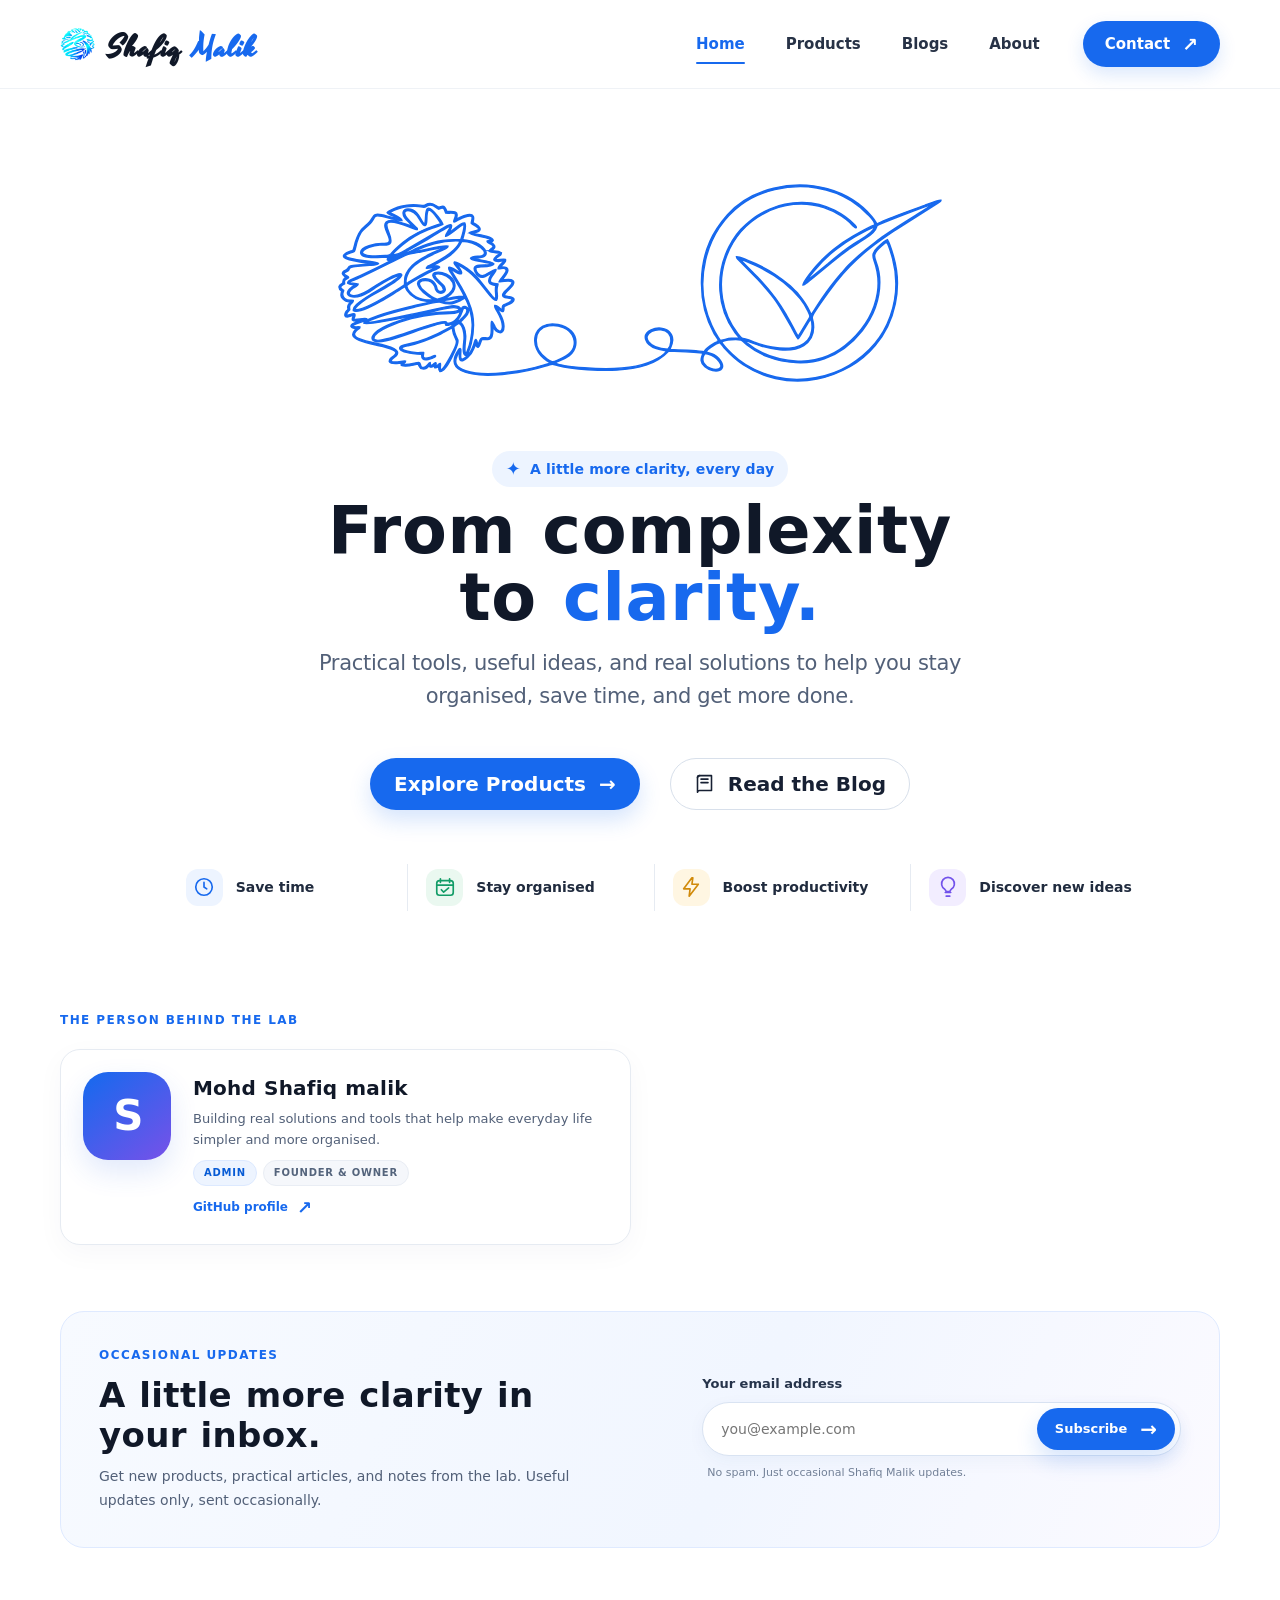
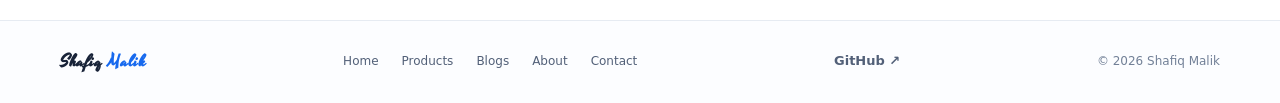
<file: docs/index.html>
<!doctype html>
<html lang="en">

<head>
  <meta charset="utf-8">
  <meta name="viewport" content="width=device-width, initial-scale=1">
  <meta name="theme-color" content="#ffffff">
  <meta name="description"
    content="Practical tools, useful ideas, and real solutions to help you stay organised, save time, and get more done.">
  <title>Shafiq Malik — From complexity to clarity</title>
  <link rel="icon" href="assets/logo.png" type="image/png">
  <link rel="stylesheet" href="styles.css?v=1.0.0.1">
  <script src="site-config.js" defer></script>
  <script src="app.js" defer></script>
</head>

<body>
  <a class="skip-link" href="#main-content">Skip to content</a>
  <header class="site-header">
    <div class="container nav-wrap">
      <a class="brand" href="index.html" aria-label="ShafiqMalik home">
        <img src="assets/logo.png" alt="" class="brand-mark">
        <span class="brand-name">Shafiq<span> Malik</span></span>
      </a>
      <button class="menu-toggle" type="button" aria-label="Open navigation" aria-expanded="false"
        aria-controls="primary-nav">
        <span></span><span></span><span></span>
      </button>
      <nav class="primary-nav" id="primary-nav" aria-label="Main navigation">
        <a class="active" aria-current="page" href="index.html">Home</a>
        <a href="products.html">Products</a>
        <a href="blogs.html">Blogs</a>
        <a href="about.html">About</a>
        <a class="nav-contact" href="contact.html">Contact <span aria-hidden="true">↗</span></a>
      </nav>
    </div>
  </header>

  <main id="main-content">
    <section class="hero container">
      <div class="hero-art" aria-label="From complexity to clarity">
        <img class="hero-illustration" src="assets/hero-illustration.svg"
          alt="A tangle of overlapping lines flows into a clear blue arrow and check mark">
      </div>

      <div class="hero-copy">
        <div class="eyebrow"><span class="sparkle" aria-hidden="true">✦</span> A little more clarity, every day</div>
        <h1>From complexity<br>to <span>clarity.</span></h1>
        <p class="hero-lead">Practical tools, useful ideas, and real solutions to help you stay organised, save time,
          and get more done.</p>
        <div class="hero-actions">
          <a class="button button-primary" href="products.html">Explore Products <span aria-hidden="true">→</span></a>
          <a class="button button-secondary" href="blogs.html"><svg viewBox="0 0 24 24" aria-hidden="true">
              <path d="M4 5.5A2.5 2.5 0 0 1 6.5 3H20v17H6.5A2.5 2.5 0 0 0 4 22V5.5Z" />
              <path d="M4 5.5A2.5 2.5 0 0 1 6.5 3M8 7h8M8 11h8" />
            </svg>
            Read the Blog</a>
        </div>
      </div>

    </section>



    <section class="benefits container" aria-label="What you can get from ShafiqHub">
      <div class="benefit"><span class="benefit-icon icon-blue"><svg viewBox="0 0 24 24" aria-hidden="true">
            <circle cx="12" cy="12" r="9" />
            <path d="M12 7v5l3 2" />
          </svg></span><span>Save time</span></div>
      <div class="benefit"><span class="benefit-icon icon-green"><svg viewBox="0 0 24 24" aria-hidden="true">
            <rect x="3" y="5" width="18" height="16" rx="3" />
            <path d="M7 3v4M17 3v4M3 10h18M8 15l2.5 2.5L16 13" />
          </svg></span><span>Stay organised</span></div>
      <div class="benefit"><span class="benefit-icon icon-yellow"><svg viewBox="0 0 24 24" aria-hidden="true">
            <path d="m13 2-9 12h7l-1 8 10-13h-7l1-7Z" />
          </svg></span><span>Boost productivity</span></div>
      <div class="benefit"><span class="benefit-icon icon-purple"><svg viewBox="0 0 24 24" aria-hidden="true">
            <path d="M9 18h6M10 22h4M8.5 14.5A7 7 0 1 1 15.5 14.5c-.9.8-1.3 1.6-1.5 2.5h-4c-.2-.9-.6-1.7-1.5-2.5Z" />
          </svg></span><span>Discover new ideas</span></div>
    </section>


    <section class="home-team container" aria-labelledby="home-team-heading">
      <div class="home-section-heading">
        <div>
          <p class="section-kicker">The person behind the lab</p>
          <!-- <h2 id="home-team-heading">A small team, building with purpose.</h2> -->
        </div>

      </div>
      <!-- <p>Meet the people working to turn useful ideas into clearer, more practical experiences.</p> -->

      <div class="home-team-grid">
        <article class="home-team-card">

          <div class="home-team-avatar home-team-avatar-shafiq" aria-hidden="true">S</div>
          <div class="home-team-copy">

            <h3>Mohd Shafiq malik</h3>
            <p>Building real solutions and tools that help make everyday life simpler and more organised.
            </p>
            <div class="home-team-roles">
              <span class="team-role team-role-admin">ADMIN</span>
              <span class="team-role">FOUNDER &amp; OWNER</span>
            </div>
            <a class="text-link" data-github-config="shafiq" href="https://github.com/MdShafiqMalik" target="_blank"
              rel="noopener noreferrer">GitHub profile <span aria-hidden="true">↗</span></a>
          </div>
        </article>
        <!-- 
        <article class="home-team-card">
          <div class="home-team-avatar home-team-avatar-raqib" aria-hidden="true">R</div>
          <div class="home-team-copy">
            <div class="home-team-roles"><span class="team-role">TEAM MEMBER</span></div>
            <h3>Mohd Raqib Malik</h3>
            <p>Part of the Shafiq Malik team, contributing to the shared effort of making useful technology accessible.
            </p>
            <a class="text-link" data-github-config="mohdRaqibMalik" href="#" hidden>GitHub profile <span
                aria-hidden="true">↗</span></a>
          </div>
        </article> -->
      </div>
    </section>

    <section class="subscribe-section container" aria-labelledby="subscribe-heading">
      <div class="subscribe-panel">
        <div class="subscribe-copy">
          <p class="section-kicker">Occasional updates</p>
          <h2 id="subscribe-heading">A little more clarity in your inbox.</h2>
          <p>Get new products, practical articles, and notes from the lab. Useful updates only, sent occasionally.</p>
        </div>
        <form class="subscribe-form" id="subscribe-form">
          <label class="subscribe-label" for="subscribe-email">Your email address</label>
          <div class="subscribe-input-row">
            <input id="subscribe-email" name="email" type="email" placeholder="you@example.com" autocomplete="email"
              required>
            <button class="button button-primary" type="submit">Subscribe <span aria-hidden="true">→</span></button>
          </div>
          <p class="subscribe-feedback" id="subscribe-feedback" role="status" aria-live="polite">No spam. Just
            occasional Shafiq Malik updates.</p>
        </form>
      </div>
    </section>
  </main>

  <footer class="site-footer">
    <div class="container footer-inner">
      <a class="footer-brand" href="index.html">Shafiq <span>Malik</span></a>
      <nav class="footer-nav" aria-label="Footer navigation"><a href="index.html">Home</a><a
          href="products.html">Products</a><a href="blogs.html">Blogs</a><a href="about.html">About</a><a
          href="contact.html">Contact</a></nav>
      <a class="footer-github-link" data-github-config="organization" href="#" hidden>GitHub <span
          aria-hidden="true">↗</span></a>
      <span>© <span data-year></span> Shafiq Malik</span>
    </div>
  </footer>
</body>

</html>
</file>
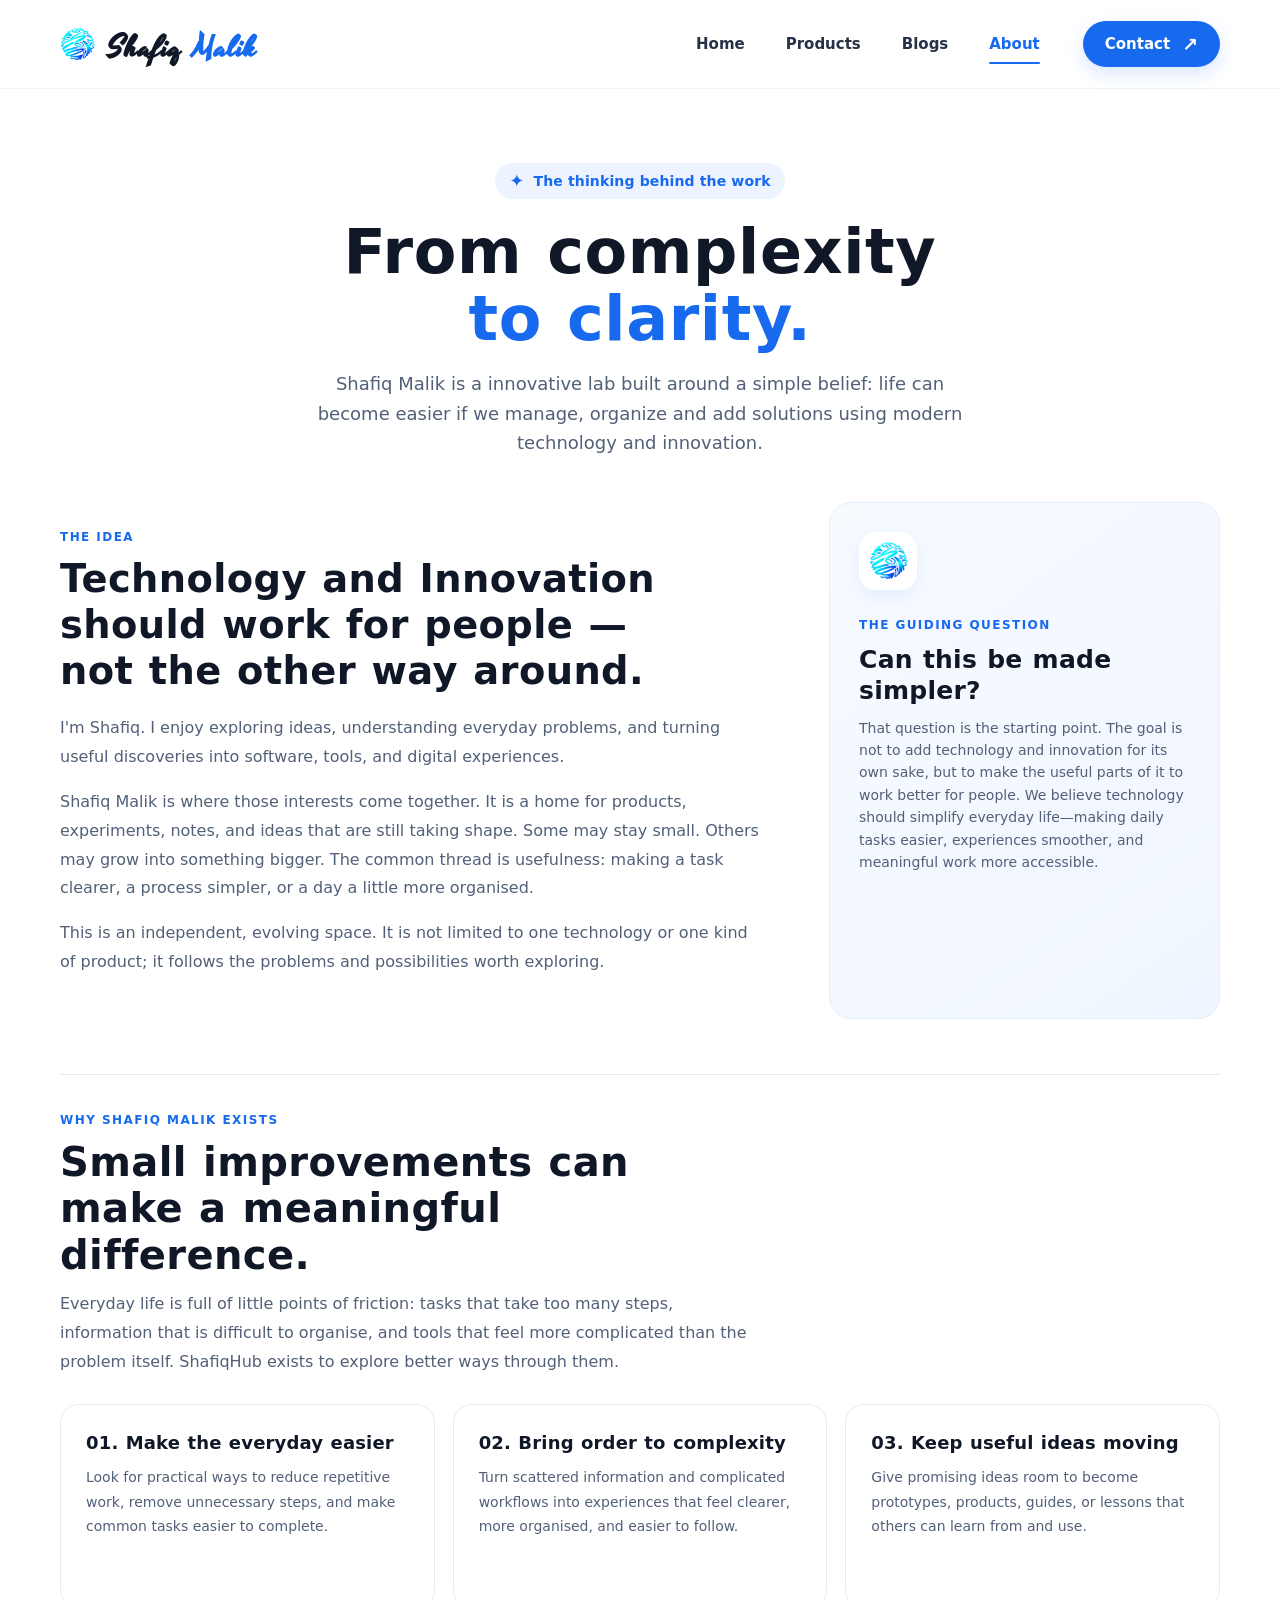
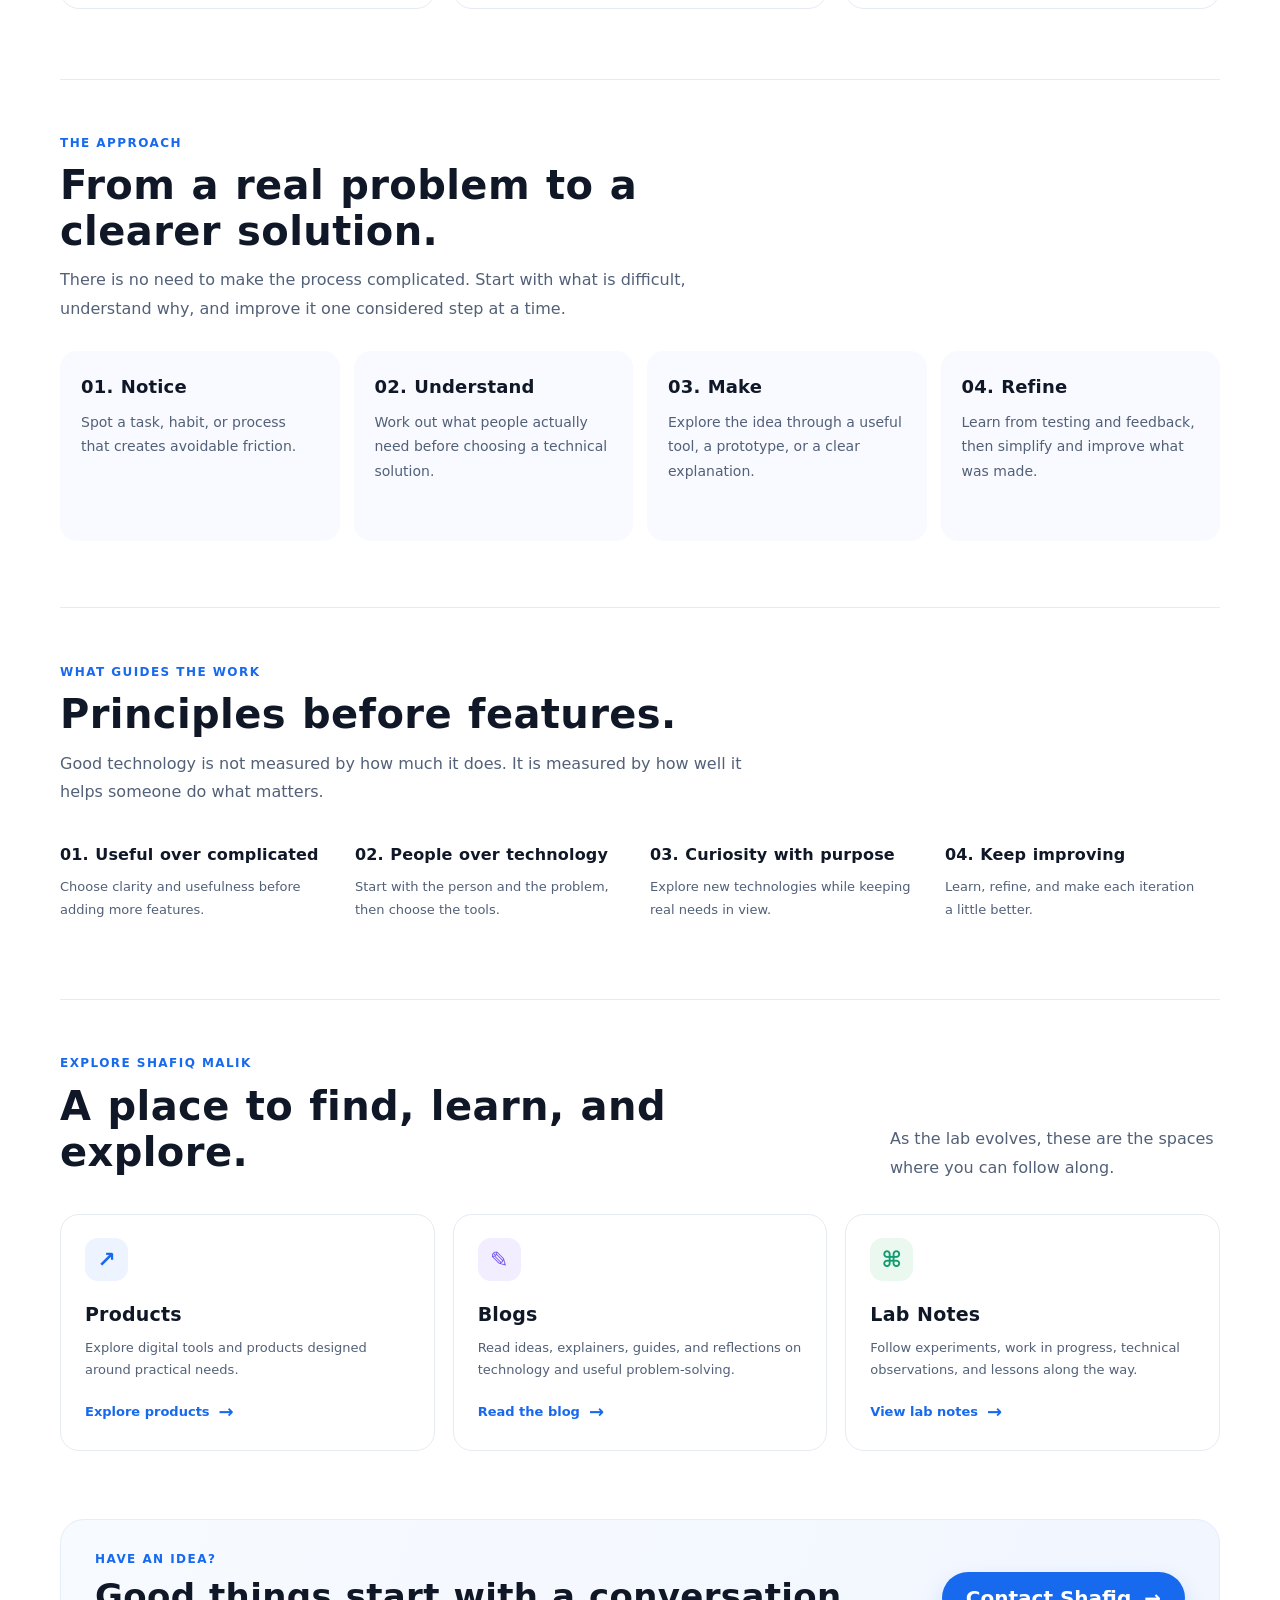
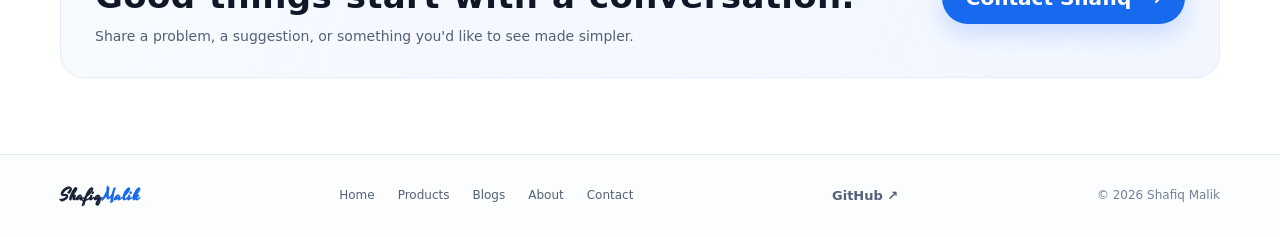
<file: docs/about.html>
<!doctype html>
<html lang="en">

<head>
  <meta charset="utf-8">
  <meta name="viewport" content="width=device-width, initial-scale=1">
  <meta name="description"
    content="Discover the thinking, purpose, values, and people behind ShafiqMalik — a personal technology lab focused on making everyday life simpler.">
  <title>About — Shafiq Malik</title>
  <link rel="icon" href="assets/favicon.svg" type="image/svg+xml">
  <link rel="stylesheet" href="styles.css">
  <script src="site-config.js" defer></script>
  <script src="app.js" defer></script>
</head>

<body>
  <a class="skip-link" href="#main-content">Skip to content</a>
  <header class="site-header">
    <div class="container nav-wrap">
      <a class="brand" href="index.html" aria-label="ShafiqHub home">
        <img src="assets/logo.png" alt="" class="brand-mark">
        <span class="brand-name">Shafiq <span>Malik</span></span>
      </a>
      <button class="menu-toggle" type="button" aria-label="Open navigation" aria-expanded="false"
        aria-controls="primary-nav"><span></span><span></span><span></span></button>
      <nav class="primary-nav" id="primary-nav" aria-label="Main navigation">
        <a href="index.html">Home</a><a href="products.html">Products</a><a href="blogs.html">Blogs</a><a class="active"
          aria-current="page" href="about.html">About</a><a class="nav-contact" href="contact.html">Contact <span
            aria-hidden="true">↗</span></a>
      </nav>
    </div>
  </header>

  <main id="main-content">
    <section class="page-hero container">
      <div class="eyebrow"><span class="sparkle">✦</span> The thinking behind the work</div>
      <h1>From complexity <br><span>to clarity.</span></h1>
      <p>Shafiq Malik is a innovative lab built around a simple belief: life can become easier if we manage, organize
        and
        add solutions using modern technology and innovation.</p>
    </section>

    <section class="container about-layout" aria-labelledby="about-idea-heading">
      <div class="about-main">
        <p class="section-kicker">The idea</p>
        <h2 id="about-idea-heading">Technology and Innovation should work for people — not the other way around.</h2>
        <p>I'm Shafiq. I enjoy exploring ideas, understanding everyday problems, and turning useful discoveries into
          software, tools, and digital experiences.</p>
        <p>Shafiq Malik is where those interests come together. It is a home for products, experiments, notes, and ideas
          that are still taking shape. Some may stay small. Others may grow into something bigger. The common thread is
          usefulness: making a task clearer, a process simpler, or a day a little more organised.</p>
        <p>This is an independent, evolving space. It is not limited to one technology or one kind of product; it
          follows the problems and possibilities worth exploring.</p>
      </div>
      <aside class="about-note">
        <div class="note-mark"><img src="assets/logo.png" alt=""></div>
        <p class="section-kicker">The guiding question</p>
        <h3>Can this be made simpler?</h3>
        <p>That question is the starting point. The goal is not to add technology and innovation for its own sake, but
          to make the
          useful parts of it to work better for people. We believe technology should simplify everyday life—making
          daily tasks easier, experiences smoother, and meaningful work more accessible.</p>
      </aside>
    </section>

    <section class="container about-purpose" aria-labelledby="purpose-heading">
      <div class="about-section-heading">
        <p class="section-kicker">Why Shafiq Malik exists</p>
        <h2 id="purpose-heading">Small improvements can make a meaningful difference.</h2>
        <p>Everyday life is full of little points of friction: tasks that take too many steps, information that is
          difficult to organise, and tools that feel more complicated than the problem itself. ShafiqHub exists to
          explore better ways through them.</p>
      </div>
      <div class="about-purpose-grid">
        <article class="about-purpose-card">
          <h3>01. Make the everyday easier</h3>
          <p>Look for practical ways to reduce repetitive work, remove unnecessary steps, and make common tasks easier
            to complete.</p>
        </article>
        <article class="about-purpose-card">
          <h3>02. Bring order to complexity</h3>
          <p>Turn scattered information and complicated workflows into experiences that feel clearer, more organised,
            and easier to follow.</p>
        </article>
        <article class="about-purpose-card">
          <h3>03. Keep useful ideas moving</h3>
          <p>Give promising ideas room to become prototypes, products, guides, or lessons that others can learn from and
            use.</p>
        </article>
      </div>
    </section>

    <section class="container about-process" aria-labelledby="process-heading">
      <div class="about-section-heading">
        <p class="section-kicker">The approach</p>
        <h2 id="process-heading">From a real problem to a clearer solution.</h2>
        <p>There is no need to make the process complicated. Start with what is difficult, understand why, and improve
          it one considered step at a time.</p>
      </div>
      <ol class="about-process-grid">
        <li class="about-step-card">
          <h3>01. Notice</h3>
          <p>Spot a task, habit, or process that creates avoidable friction.</p>
        </li>
        <li class="about-step-card">
          <h3>02. Understand</h3>
          <p>Work out what people actually need before choosing a technical solution.</p>
        </li>
        <li class="about-step-card">
          <h3>03. Make</h3>
          <p>Explore the idea through a useful tool, a prototype, or a clear explanation.</p>
        </li>
        <li class="about-step-card">
          <h3>04. Refine</h3>
          <p>Learn from testing and feedback, then simplify and improve what was made.</p>
        </li>
      </ol>
    </section>


    <section class="container about-values" aria-labelledby="values-heading">
      <div class="about-section-heading">
        <p class="section-kicker">What guides the work</p>
        <h2 id="values-heading">Principles before features.</h2>
        <p>Good technology is not measured by how much it does. It is measured by how well it helps someone do what
          matters.</p>
      </div>


      <div class="about-value-grid">
        <article class="about-value-card">
          <h3>01. Useful over complicated</h3>
          <p>Choose clarity and usefulness before adding more features.</p>
        </article>
        <article class="about-value-card">
          <h3>02. People over technology</h3>
          <p>Start with the person and the problem, then choose the tools.</p>
        </article>
        <article class="about-value-card">
          <h3>03. Curiosity with purpose</h3>
          <p>Explore new technologies while keeping real needs in view.</p>
        </article>
        <article class="about-value-card">
          <h3>04. Keep improving</h3>
          <p>Learn, refine, and make each iteration a little better.</p>
        </article>
      </div>
    </section>

    <section class="container about-discover" aria-labelledby="discover-heading">
      <div class="about-section-heading about-section-heading-row">
        <div>
          <p class="section-kicker">Explore Shafiq Malik</p>
          <h2 id="discover-heading">A place to find, learn, and explore.</h2>
        </div>
        <p>As the lab evolves, these are the spaces where you can follow along.</p>
      </div>
      <div class="about-discover-grid">
        <a class="about-discover-card" href="products.html">
          <span class="about-discover-icon about-discover-blue" aria-hidden="true">↗</span>
          <h3>Products</h3>
          <p>Explore digital tools and products designed around practical needs.</p>
          <span class="text-link">Explore products <span aria-hidden="true">→</span></span>
        </a>
        <a class="about-discover-card" href="blogs.html">
          <span class="about-discover-icon about-discover-violet" aria-hidden="true">✎</span>
          <h3>Blogs</h3>
          <p>Read ideas, explainers, guides, and reflections on technology and useful problem-solving.</p>
          <span class="text-link">Read the blog <span aria-hidden="true">→</span></span>
        </a>
        <a class="about-discover-card" href="lab-notes.html">
          <span class="about-discover-icon about-discover-green" aria-hidden="true">⌘</span>
          <h3>Lab Notes</h3>
          <p>Follow experiments, work in progress, technical observations, and lessons along the way.</p>
          <span class="text-link">View lab notes <span aria-hidden="true">→</span></span>
        </a>
      </div>
    </section>




    <section class="soft-cta container">
      <div>
        <p class="section-kicker">Have an idea?</p>
        <h2>Good things start with a conversation.</h2>
        <p>Share a problem, a suggestion, or something you'd like to see made simpler.</p>
      </div>
      <a class="button button-primary" href="contact.html">Contact Shafiq <span>→</span></a>
    </section>
  </main>

  <footer class="site-footer">
    <div class="container footer-inner">
      <a class="footer-brand" href="index.html">Shafiq<span>Malik</span></a>
      <nav class="footer-nav" aria-label="Footer navigation"><a href="index.html">Home</a><a
          href="products.html">Products</a><a href="blogs.html">Blogs</a><a href="about.html">About</a><a
          href="contact.html">Contact</a>
      </nav>
      <a class="footer-github-link" data-github-config="organization" href="#" hidden>GitHub <span
          aria-hidden="true">↗</span></a>
      <span>© <span data-year></span> Shafiq Malik</span>
    </div>
  </footer>
</body>

</html>
</file>
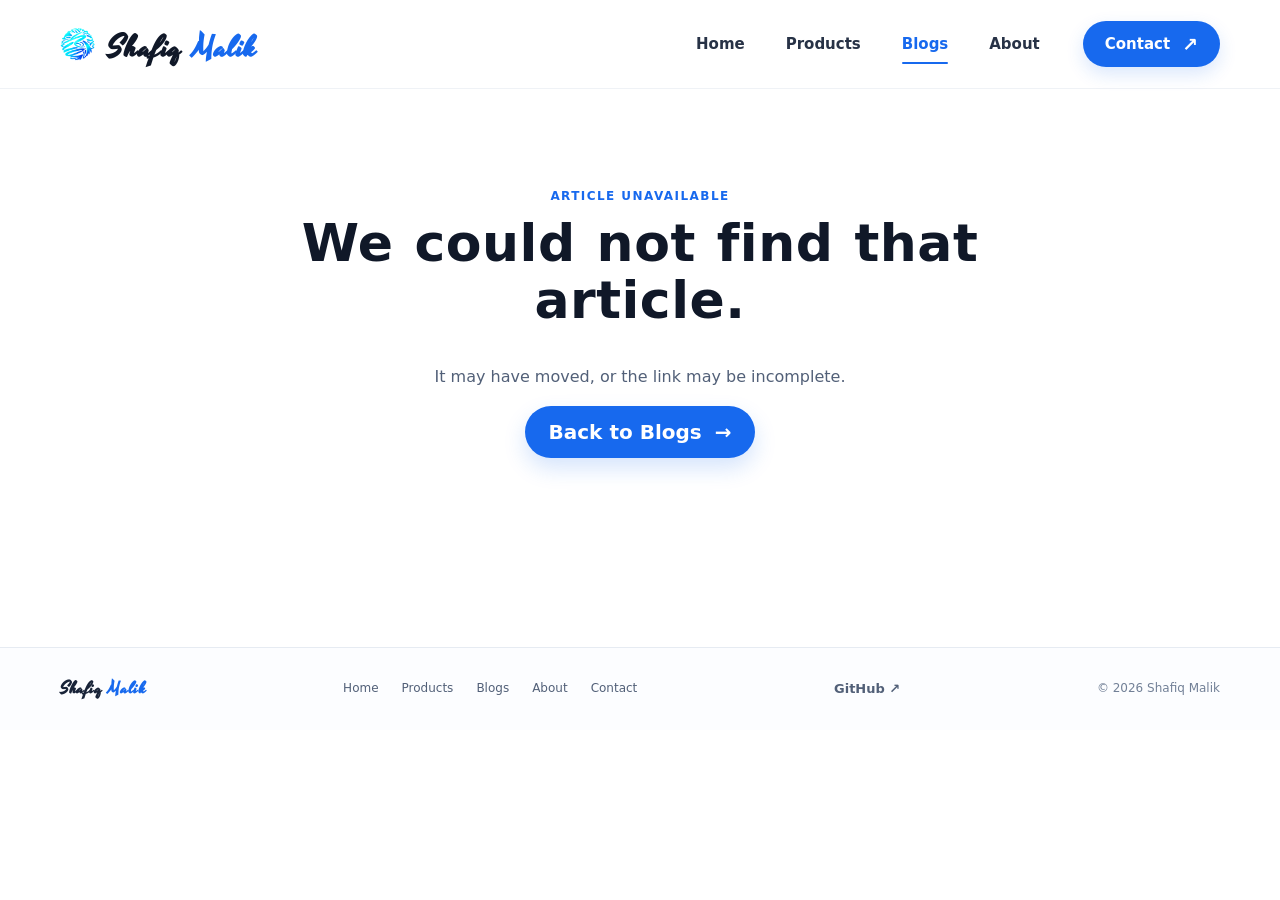
<file: docs/article.html>
<!doctype html>
<html lang="en">

<head>
  <meta charset="utf-8">
  <meta name="viewport" content="width=device-width, initial-scale=1">
  <meta name="description" content="Practical ideas and notes from ShafiqMalik.">
  <meta name="theme-color" content="#ffffff">
  <title>Article — Shafiq Malik</title>
  <link rel="icon" href="assets/favicon.svg" type="image/svg+xml">
  <link rel="stylesheet" href="styles.css">
  <script src="site-config.js" defer></script>
  <script src="app.js" defer></script>
</head>

<body>
  <a class="skip-link" href="#main-content">Skip to content</a>
  <header class="site-header">
    <div class="container nav-wrap">
      <a class="brand" href="index.html" aria-label="ShafiqHub home">
        <img src="assets/logo.png" alt="" class="brand-mark">
        <span class="brand-name">Shafiq<span> Malik</span></span>
      </a>
      <button class="menu-toggle" type="button" aria-label="Open navigation" aria-expanded="false"
        aria-controls="primary-nav"><span></span><span></span><span></span></button>
      <nav class="primary-nav" id="primary-nav" aria-label="Main navigation">
        <a href="index.html">Home</a><a href="products.html">Products</a><a class="active" aria-current="page"
          href="blogs.html">Blogs</a><a href="about.html">About</a><a class="nav-contact" href="contact.html">Contact
          <span aria-hidden="true">↗</span></a>
      </nav>
    </div>
  </header>
  <main id="main-content" class="container article-page">
    <div id="article-content" aria-live="polite">
      <p class="section-kicker">Loading article</p>
      <h1>From complexity to clarity.</h1>
    </div>
  </main>
  <footer class="site-footer">
    <div class="container footer-inner"><a class="footer-brand" href="index.html">Shafiq <span>Malik</span></a>
      <nav class="footer-nav" aria-label="Footer navigation"><a href="index.html">Home</a><a
          href="products.html">Products</a><a href="blogs.html">Blogs</a><a href="about.html">About</a><a
          href="contact.html">Contact</a></nav><a class="footer-github-link" data-github-config="organization" href="#"
        hidden>GitHub <span aria-hidden="true">↗</span></a><span>© <span data-year></span> Shafiq Malik</span>
    </div>
  </footer>
</body>

</html>
</file>
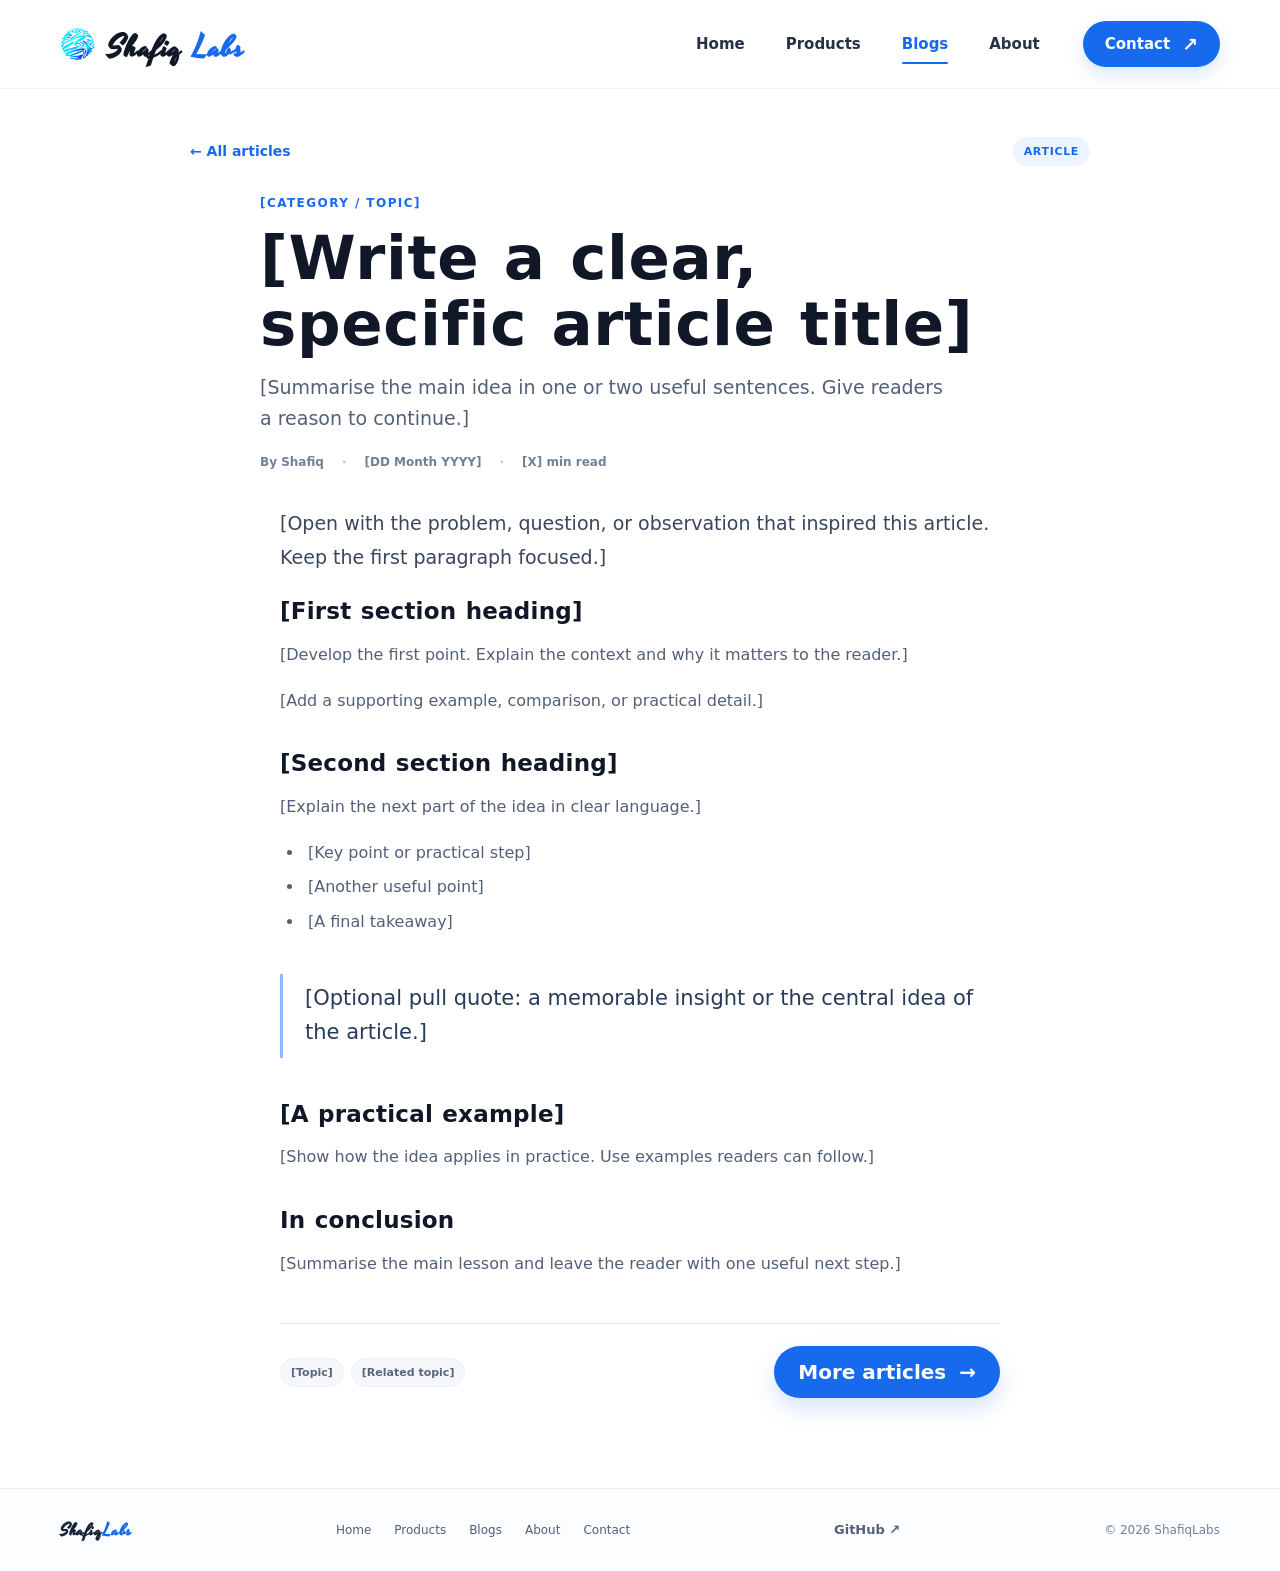
<file: docs/blog-post-template.html>
<!doctype html>
<html lang="en">

<head>
  <meta charset="utf-8">
  <meta name="viewport" content="width=device-width, initial-scale=1">
  <!-- WRITER: Replace the title, description, and social preview details before publishing. -->
  <meta name="description" content="[Write a one- or two-sentence summary of this article.]">
  <meta name="theme-color" content="#ffffff">
  <meta name="robots" content="noindex, nofollow">
  <title>[Article title] — Shafiq Labs</title>
  <link rel="icon" href="assets/favicon.svg" type="image/svg+xml">
  <link rel="stylesheet" href="styles.css">
  <script src="site-config.js" defer></script>
  <script src="app.js" defer></script>
</head>

<body>
  <!-- WRITER: Save a copy in the website root, for example: my-article.html. -->
  <a class="skip-link" href="#main-content">Skip to content</a>
  <header class="site-header">
    <div class="container nav-wrap">
      <a class="brand" href="index.html" aria-label="ShafiqLabs home"><img src="assets/logo.png" alt=""
          class="brand-mark"><span class="brand-name">Shafiq <span>Labs</span></span></a>
      <button class="menu-toggle" type="button" aria-label="Open navigation" aria-expanded="false"
        aria-controls="primary-nav"><span></span><span></span><span></span></button>
      <nav class="primary-nav" id="primary-nav" aria-label="Main navigation"><a href="index.html">Home</a><a
          href="products.html">Products</a><a class="active" href="blogs.html">Blogs</a><a href="about.html">About</a><a
          class="nav-contact" href="contact.html">Contact <span aria-hidden="true">↗</span></a></nav>
    </div>
  </header>
  <main id="main-content" class="container writing-page">
    <article>
      <div class="article-top"><a class="back-link" href="blogs.html">← All articles</a><span
          class="content-type-label">Article</span></div>
      <header class="writing-heading">
        <p class="section-kicker">[CATEGORY / TOPIC]</p>
        <h1>[Write a clear, specific article title]</h1>
        <p class="writing-deck">[Summarise the main idea in one or two useful sentences. Give readers a reason to
          continue.]</p>
        <div class="author-meta"><span>By Shafiq</span><span>[DD Month YYYY]</span><span>[X] min read</span></div>
      </header>

      <!-- Optional cover image: uncomment, add an image under assets/, and write useful alt text.
      <figure class="writing-cover"><img src="assets/article-cover.jpg" alt="[Describe the image]"><figcaption>[Optional caption or source.]</figcaption></figure>
      -->

      <div class="article-body writing-body">
        <p class="writing-lead">[Open with the problem, question, or observation that inspired this article. Keep the
          first paragraph focused.]</p>

        <section>
          <h2>[First section heading]</h2>
          <p>[Develop the first point. Explain the context and why it matters to the reader.]</p>
          <p>[Add a supporting example, comparison, or practical detail.]</p>
        </section>

        <section>
          <h2>[Second section heading]</h2>
          <p>[Explain the next part of the idea in clear language.]</p>
          <ul>
            <li>[Key point or practical step]</li>
            <li>[Another useful point]</li>
            <li>[A final takeaway]</li>
          </ul>
        </section>

        <blockquote class="writing-quote">[Optional pull quote: a memorable insight or the central idea of the article.]
        </blockquote>

        <section>
          <h2>[A practical example]</h2>
          <p>[Show how the idea applies in practice. Use examples readers can follow.]</p>
        </section>

        <section>
          <h2>In conclusion</h2>
          <p>[Summarise the main lesson and leave the reader with one useful next step.]</p>
        </section>
      </div>

      <footer class="writing-footer">
        <div class="writing-tags"><span>[Topic]</span><span>[Related topic]</span></div>
        <a class="button button-primary" href="blogs.html">More articles <span aria-hidden="true">→</span></a>
      </footer>
    </article>
  </main>
  <footer class="site-footer">
    <div class="container footer-inner"><a class="footer-brand" href="index.html">Shafiq<span>Labs</span></a>
      <nav class="footer-nav" aria-label="Footer navigation"><a href="index.html">Home</a><a
          href="products.html">Products</a><a href="blogs.html">Blogs</a><a href="about.html">About</a><a
          href="contact.html">Contact</a></nav><a class="footer-github-link" data-github-config="organization" href="#"
        hidden>GitHub <span aria-hidden="true">↗</span></a><span>© <span data-year></span> ShafiqLabs</span>
    </div>
  </footer>
</body>

</html>
</file>
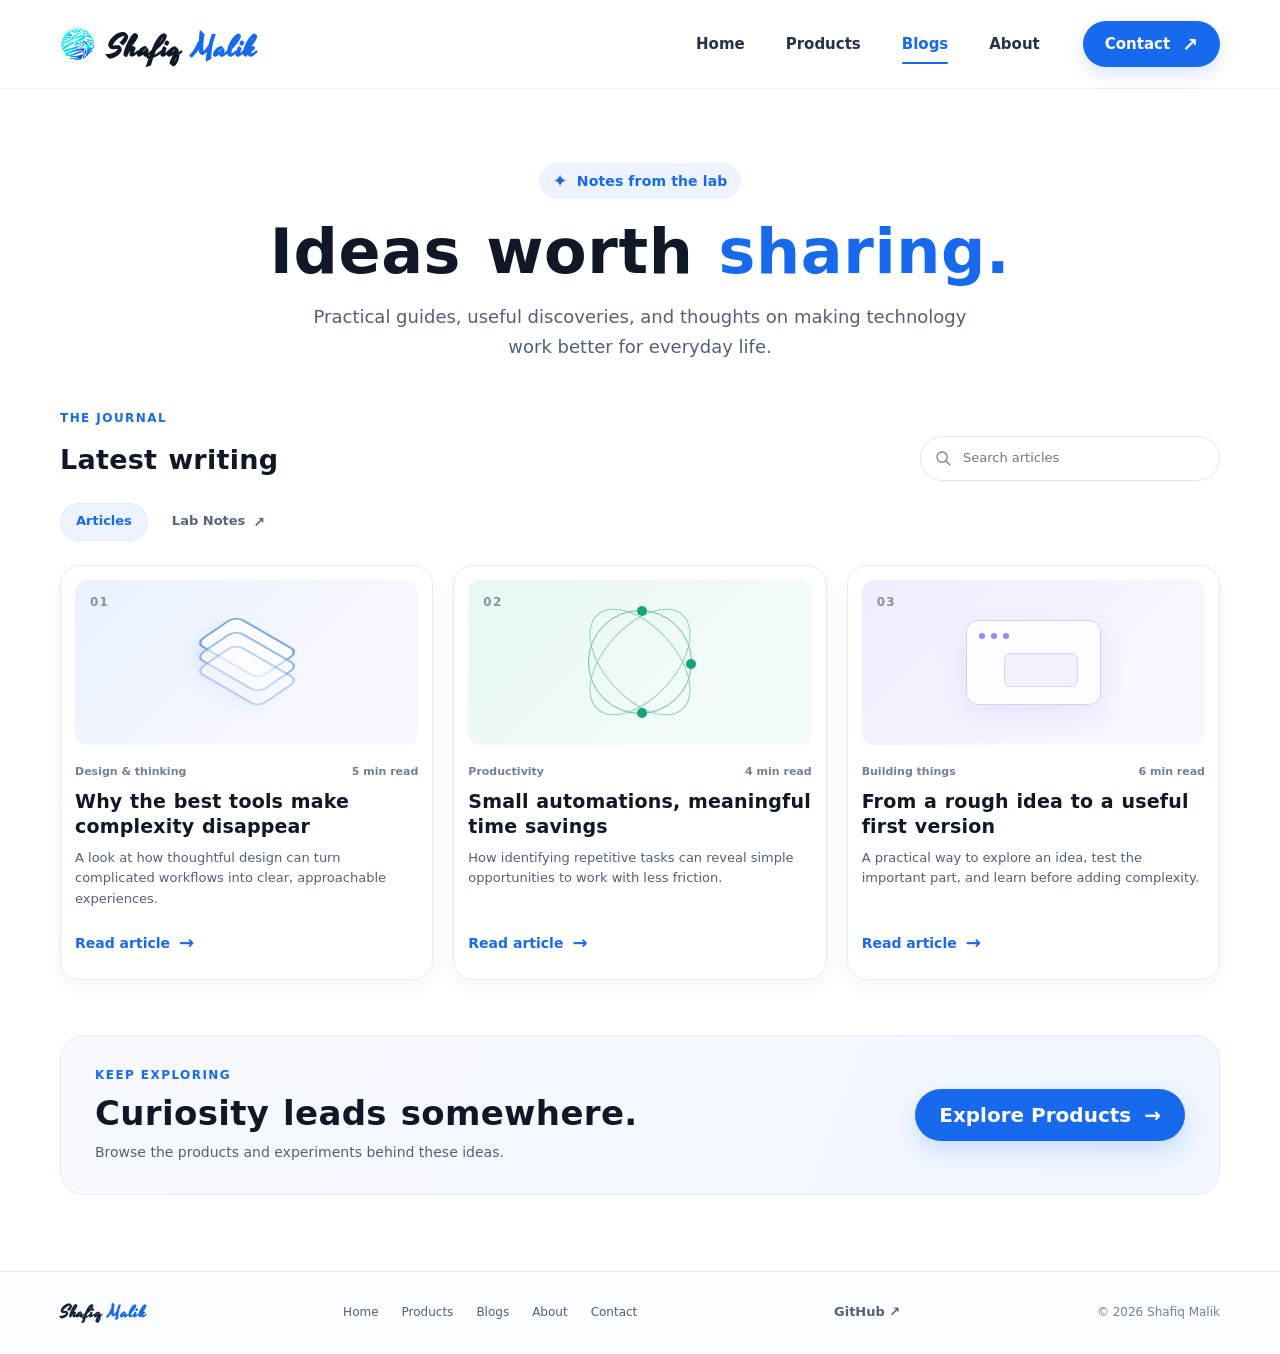
<file: docs/blogs.html>
<!doctype html>
<html lang="en">

<head>
  <meta charset="utf-8">
  <meta name="viewport" content="width=device-width, initial-scale=1">
  <meta name="description" content="Notes, guides, ideas, and practical perspectives from ShafiqMalik.">
  <title>Blogs — Shafiq Malik</title>
  <link rel="icon" href="assets/favicon.svg" type="image/svg+xml">
  <link rel="stylesheet" href="styles.css">
  <script src="site-config.js" defer></script>
  <script src="app.js" defer></script>
</head>

<body>
  <a class="skip-link" href="#main-content">Skip to content</a>
  <header class="site-header">
    <div class="container nav-wrap">
      <a class="brand" href="index.html" aria-label="ShafiqHub home"><img src="assets/logo.png" alt=""
          class="brand-mark"><span class="brand-name">Shafiq <span>Malik</span></span></a>
      <button class="menu-toggle" type="button" aria-label="Open navigation" aria-expanded="false"
        aria-controls="primary-nav"><span></span><span></span><span></span></button>
      <nav class="primary-nav" id="primary-nav" aria-label="Main navigation"><a href="index.html">Home</a><a
          href="products.html">Products</a><a class="active" aria-current="page" href="blogs.html">Blogs</a><a
          href="about.html">About</a><a class="nav-contact" href="contact.html">Contact <span
            aria-hidden="true">↗</span></a></nav>
    </div>
  </header>
  <main id="main-content">
    <section class="page-hero container">
      <div class="eyebrow"><span class="sparkle">✦</span> Notes from the lab</div>
      <h1>Ideas worth <span>sharing.</span></h1>
      <p>Practical guides, useful discoveries, and thoughts on making technology work better for everyday life.</p>
    </section>
    <section class="container blog-toolbar">
      <div>
        <p class="section-kicker">The journal</p>
        <h2>Latest writing</h2>
      </div><label class="search-box"><svg viewBox="0 0 24 24" aria-hidden="true">
          <circle cx="10.8" cy="10.8" r="6.8" />
          <path d="m16 16 5 5" />
        </svg><input type="search" id="blog-search" placeholder="Search articles" aria-label="Search articles"></label>
    </section>
    <nav class="journal-tabs container" aria-label="Writing sections"><a class="active" aria-current="page"
        href="blogs.html">Articles</a><a href="lab-notes.html">Lab Notes <span aria-hidden="true">↗</span></a></nav>
    <section class="container blog-grid" id="blog-grid">
      <article class="blog-card" data-search="simplicity design digital products everyday problems">
        <div class="blog-art art-simplicity"><span>01</span>
          <div class="mini-stack"><i></i><i></i><i></i></div>
        </div>
        <div class="blog-meta"><span>Design & thinking</span><span>5 min read</span></div>
        <h2>Why the best tools make complexity disappear</h2>
        <p>A look at how thoughtful design can turn complicated workflows into clear, approachable experiences.</p><a
          class="text-link" href="article.html?post=simple-tools">Read article <span>→</span></a>
      </article>
      <article class="blog-card" data-search="automation productivity time repetitive tasks workflow">
        <div class="blog-art art-automation"><span>02</span>
          <div class="mini-orbit"><b></b><b></b><b></b></div>
        </div>
        <div class="blog-meta"><span>Productivity</span><span>4 min read</span></div>
        <h2>Small automations, meaningful time savings</h2>
        <p>How identifying repetitive tasks can reveal simple opportunities to work with less friction.</p><a
          class="text-link" href="article.html?post=small-automations">Read article <span>→</span></a>
      </article>
      <article class="blog-card" data-search="building software prototypes experiments ideas development">
        <div class="blog-art art-building"><span>03</span>
          <div class="mini-window"><i></i><i></i><i></i><em></em></div>
        </div>
        <div class="blog-meta"><span>Building things</span><span>6 min read</span></div>
        <h2>From a rough idea to a useful first version</h2>
        <p>A practical way to explore an idea, test the important part, and learn before adding complexity.</p><a
          class="text-link" href="article.html?post=first-version">Read article <span>→</span></a>
      </article>
    </section>
    <p class="container empty-search" id="empty-search" hidden>No articles match that search. Try another keyword.</p>
    <section class="soft-cta container">
      <div>
        <p class="section-kicker">Keep exploring</p>
        <h2>Curiosity leads somewhere.</h2>
        <p>Browse the products and experiments behind these ideas.</p>
      </div><a class="button button-primary" href="products.html">Explore Products <span>→</span></a>
    </section>
  </main>
  <footer class="site-footer">
    <div class="container footer-inner"><a class="footer-brand" href="index.html">Shafiq <span>Malik</span></a>
      <nav class="footer-nav" aria-label="Footer navigation"><a href="index.html">Home</a><a
          href="products.html">Products</a><a href="blogs.html">Blogs</a><a href="about.html">About</a><a
          href="contact.html">Contact</a></nav><a class="footer-github-link" data-github-config="organization" href="#"
        hidden>GitHub <span aria-hidden="true">↗</span></a><span>© <span data-year></span> Shafiq Malik</span>
    </div>
  </footer>
</body>

</html>
</file>
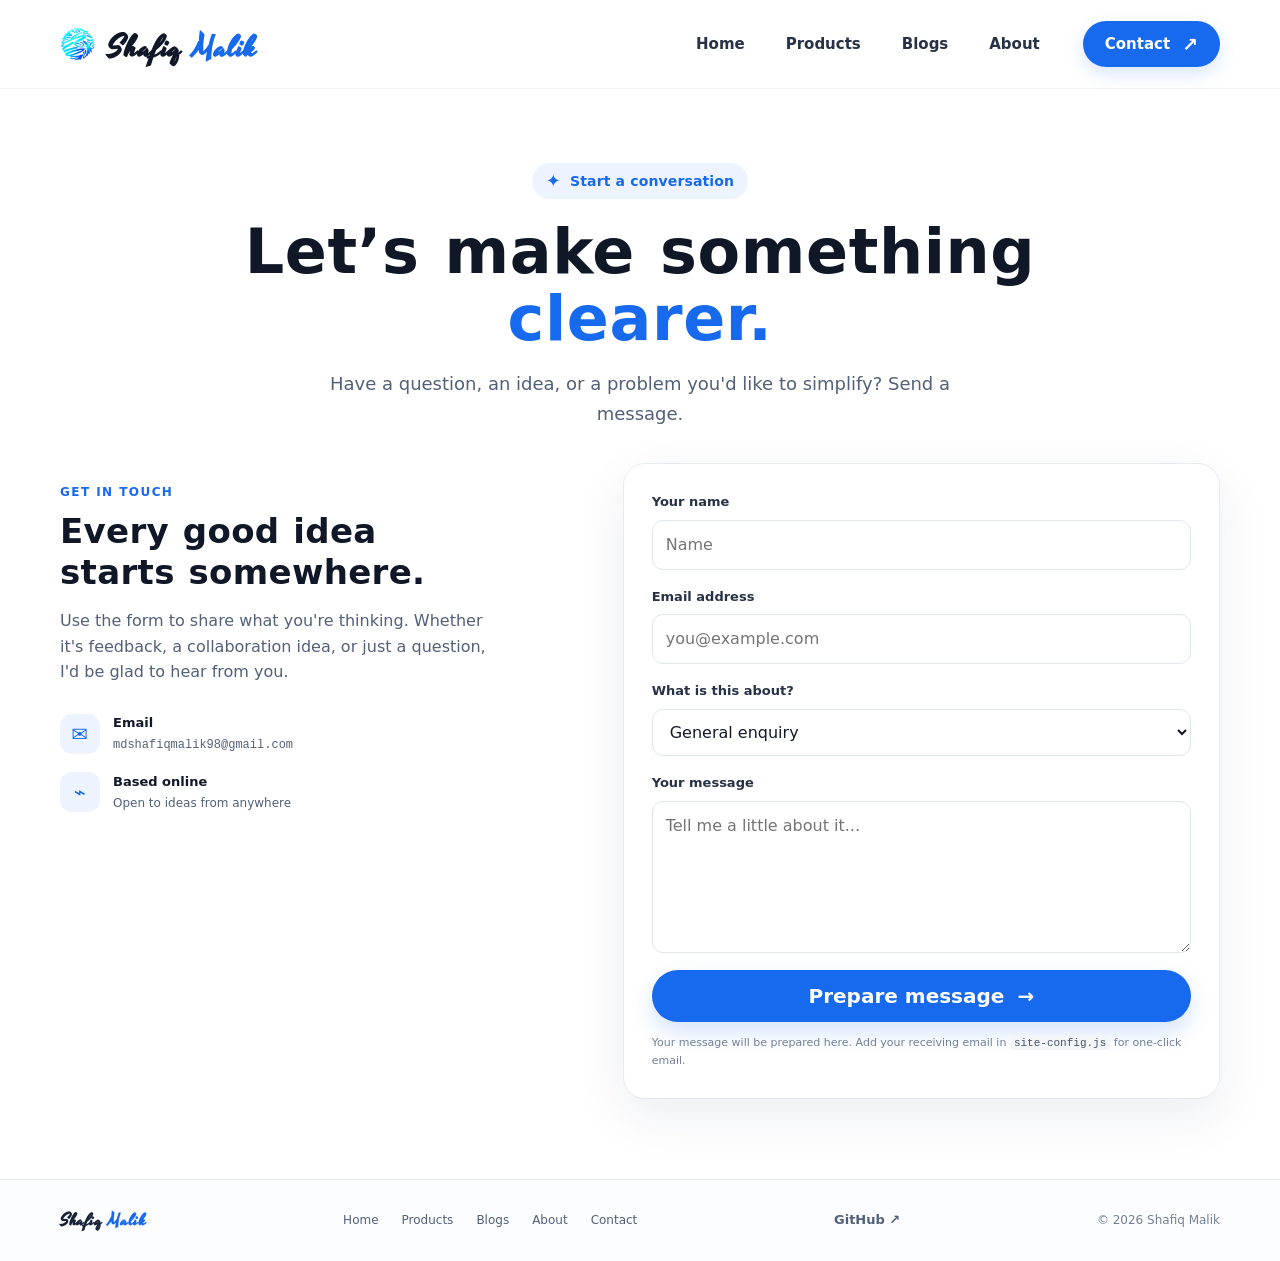
<file: docs/contact.html>
<!doctype html>
<html lang="en">

<head>
  <meta charset="utf-8">
  <meta name="viewport" content="width=device-width, initial-scale=1">
  <meta name="description"
    content="Get in touch with ShafiqMalik to share an idea, ask a question, or start a conversation.">
  <title>Contact — Shafiq Malik</title>
  <link rel="icon" href="assets/favicon.svg" type="image/svg+xml">
  <link rel="stylesheet" href="styles.css">
  <script src="site-config.js" defer></script>
  <script src="app.js" defer></script>
</head>

<body>
  <a class="skip-link" href="#main-content">Skip to content</a>
  <header class="site-header">
    <div class="container nav-wrap">
      <a class="brand" href="index.html" aria-label="ShafiqHub home"><img src="assets/logo.png" alt=""
          class="brand-mark"><span class="brand-name">Shafiq <span>Malik</span></span></a>
      <button class="menu-toggle" type="button" aria-label="Open navigation" aria-expanded="false"
        aria-controls="primary-nav"><span></span><span></span><span></span></button>
      <nav class="primary-nav" id="primary-nav" aria-label="Main navigation"><a href="index.html">Home</a><a
          href="products.html">Products</a><a href="blogs.html">Blogs</a><a href="about.html">About</a><a
          class="nav-contact active" aria-current="page" href="contact.html">Contact <span
            aria-hidden="true">↗</span></a></nav>
    </div>
  </header>
  <main id="main-content">
    <section class="page-hero container contact-intro">
      <div class="eyebrow"><span class="sparkle">✦</span> Start a conversation</div>
      <h1>Let’s make something <span>clearer.</span></h1>
      <p>Have a question, an idea, or a problem you'd like to simplify? Send a message.</p>
    </section>
    <section class="container contact-layout">
      <div class="contact-aside">
        <p class="section-kicker">Get in touch</p>
        <h2>Every good idea starts somewhere.</h2>
        <p>Use the form to share what you're thinking. Whether it's feedback, a collaboration idea, or just a question,
          I'd be glad to hear from you.</p>
        <div class="contact-detail"><span class="detail-icon">✉</span>
          <div><strong>Email</strong><span><code>mdshafiqmalik98@gmail.com</code></span></div>
        </div>
        <div class="contact-detail"><span class="detail-icon">⌁</span>
          <div><strong>Based online</strong><span>Open to ideas from anywhere</span></div>
        </div>
      </div>
      <form class="contact-form" id="contact-form">
        <input type="hidden" name="product" id="related-product" value="">
        <div class="form-row"><label for="name">Your name</label><input id="name" name="name" autocomplete="name"
            placeholder="Name" required></div>
        <div class="form-row"><label for="email">Email address</label><input id="email" name="email" type="email"
            autocomplete="email" placeholder="you@example.com" required></div>
        <div class="form-row"><label for="subject">What is this about?</label><select id="subject" name="subject">
            <option value="General enquiry">General enquiry</option>
            <option value="Product enquiry">Product enquiry</option>
            <option value="Blog enquiry">Blog enquiry</option>
            <option value="Product feedback">Product feedback</option>
            <option value="Collaboration">Collaboration</option>
            <option value="A new idea">A new idea</option>
            <option value="Something else">Something else</option>
          </select></div>
        <div class="form-row"><label for="message">Your message</label><textarea id="message" name="message" rows="5"
            placeholder="Tell me a little about it..." required></textarea></div>
        <button class="button button-primary submit-button" type="submit">Prepare message <span
            aria-hidden="true">→</span></button>
        <p class="form-hint" id="form-hint" role="status" aria-live="polite">Your message will be prepared here. Add
          your receiving email in <code>site-config.js</code> for one-click email.</p>
        <div class="message-output" id="message-output" hidden><label for="prepared-message">Your prepared
            message</label><textarea id="prepared-message" rows="8" readonly></textarea><button
            class="button button-secondary copy-message" type="button" id="copy-message">Copy message</button></div>
      </form>
    </section>
  </main>
  <footer class="site-footer">
    <div class="container footer-inner"><a class="footer-brand" href="index.html">Shafiq <span>Malik</span></a>
      <nav class="footer-nav" aria-label="Footer navigation"><a href="index.html">Home</a><a
          href="products.html">Products</a><a href="blogs.html">Blogs</a><a href="about.html">About</a><a
          href="contact.html">Contact</a></nav><a class="footer-github-link" data-github-config="organization" href="#"
        hidden>GitHub <span aria-hidden="true">↗</span></a><span>© <span data-year></span> Shafiq Malik</span>
    </div>
  </footer>
</body>

</html>
</file>
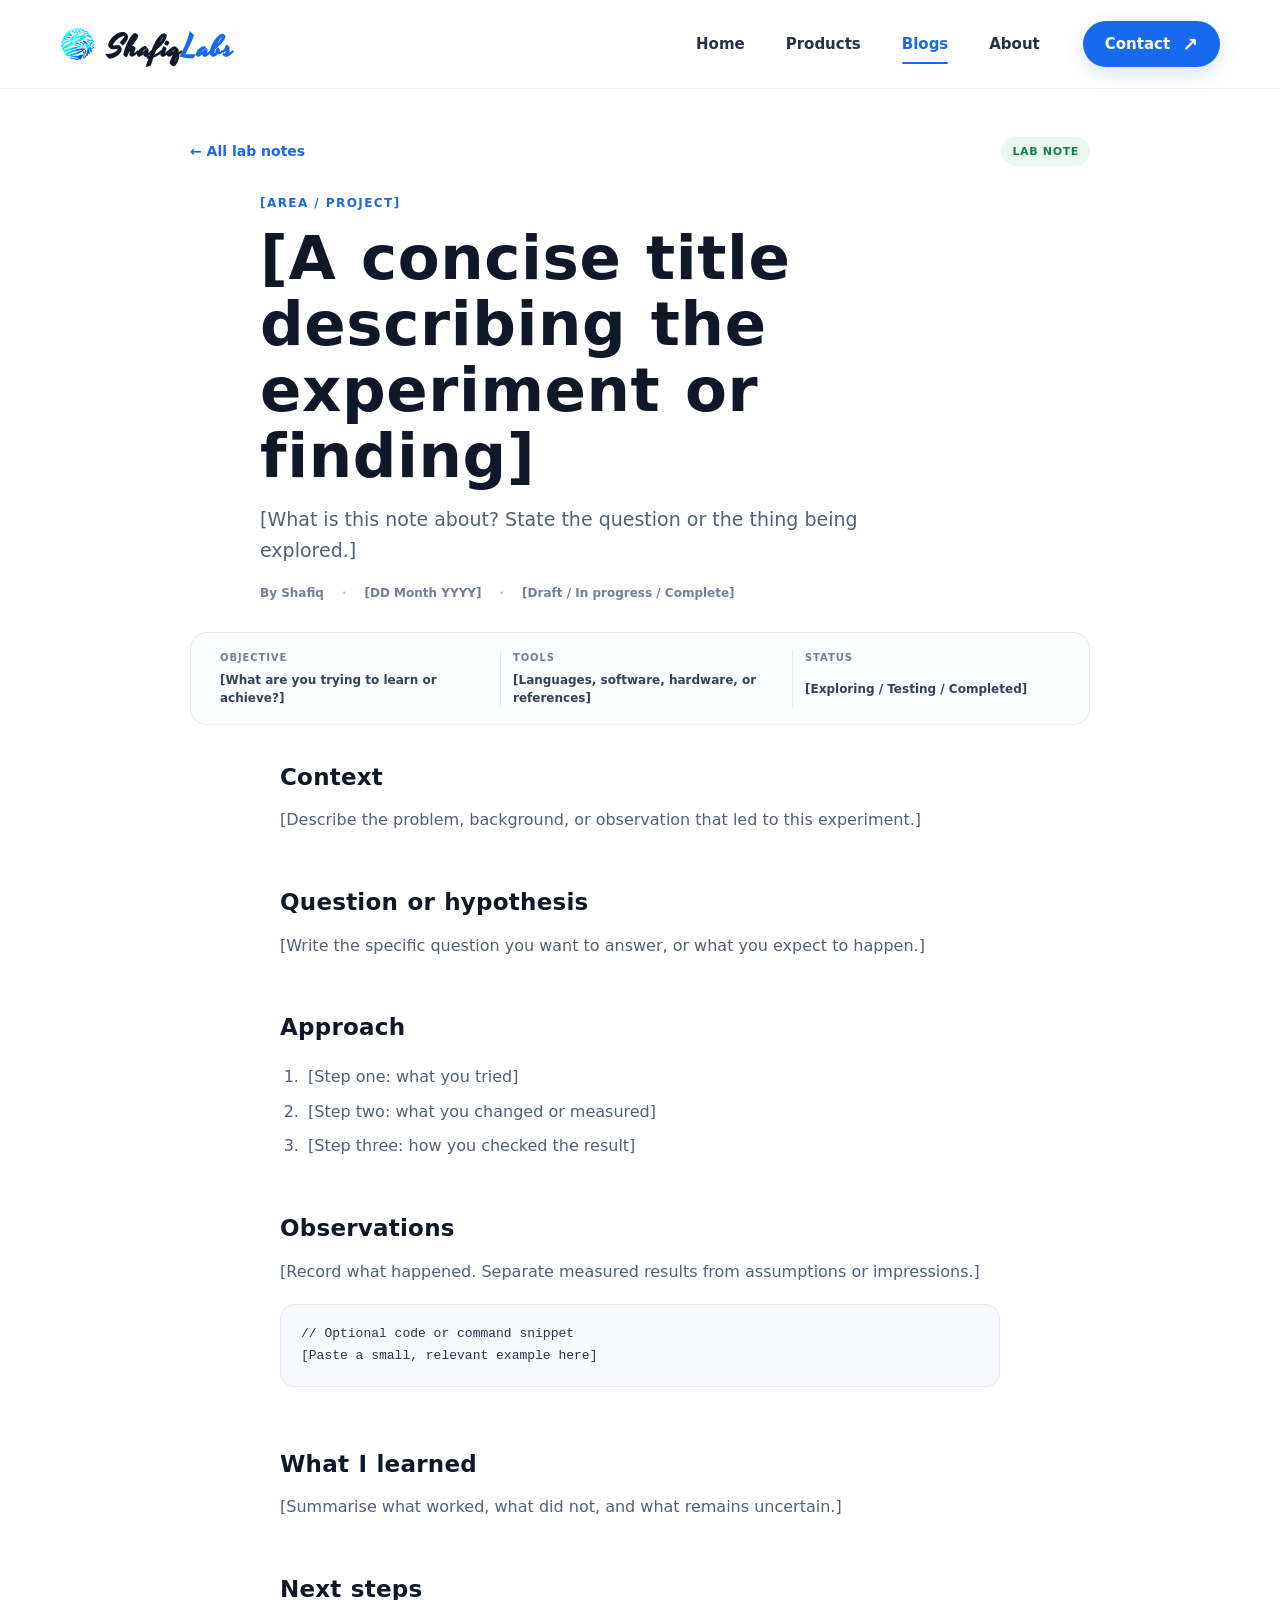
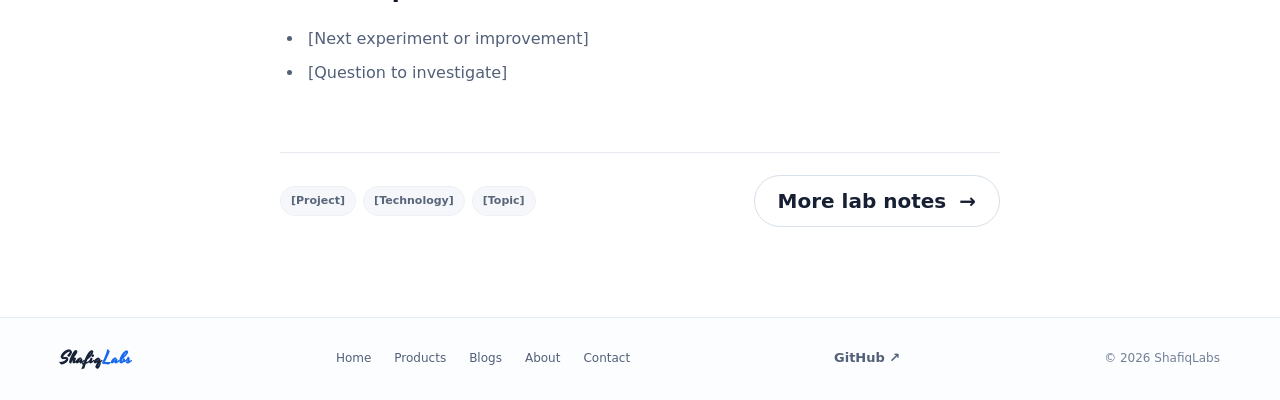
<file: docs/lab-note-template.html>
<!doctype html>
<html lang="en">

<head>
  <meta charset="utf-8">
  <meta name="viewport" content="width=device-width, initial-scale=1">
  <!-- WRITER: Replace the title and description. Remove noindex when publishing. -->
  <meta name="description" content="[A short summary of this lab note.]">
  <meta name="theme-color" content="#ffffff">
  <meta name="robots" content="noindex, nofollow">
  <title>[Lab note title] — Shafiq Labs</title>
  <link rel="icon" href="assets/favicon.svg" type="image/svg+xml">
  <link rel="stylesheet" href="styles.css">
  <script src="site-config.js" defer></script>
  <script src="app.js" defer></script>
</head>

<body>
  <!-- WRITER: Save a copy in the website root, e.g. note-local-search.html. -->
  <a class="skip-link" href="#main-content">Skip to content</a>
  <header class="site-header">
    <div class="container nav-wrap">
      <a class="brand" href="index.html" aria-label="ShafiqLabs home"><img src="assets/logo.png" alt=""
          class="brand-mark"><span class="brand-name">Shafiq<span>Labs</span></span></a>
      <button class="menu-toggle" type="button" aria-label="Open navigation" aria-expanded="false"
        aria-controls="primary-nav"><span></span><span></span><span></span></button>
      <nav class="primary-nav" id="primary-nav" aria-label="Main navigation"><a href="index.html">Home</a><a
          href="products.html">Products</a><a class="active" href="blogs.html">Blogs</a><a href="about.html">About</a><a
          class="nav-contact" href="contact.html">Contact <span aria-hidden="true">↗</span></a></nav>
    </div>
  </header>
  <main id="main-content" class="container writing-page lab-note-page">
    <article>
      <div class="article-top"><a class="back-link" href="lab-notes.html">← All lab notes</a><span
          class="content-type-label content-type-note">Lab note</span></div>
      <header class="writing-heading">
        <p class="section-kicker">[AREA / PROJECT]</p>
        <h1>[A concise title describing the experiment or finding]</h1>
        <p class="writing-deck">[What is this note about? State the question or the thing being explored.]</p>
        <div class="author-meta"><span>By Shafiq</span><span>[DD Month YYYY]</span><span>[Draft / In progress /
            Complete]</span></div>
      </header>

      <div class="note-facts">
        <div><span>Objective</span><strong>[What are you trying to learn or achieve?]</strong></div>
        <div><span>Tools</span><strong>[Languages, software, hardware, or references]</strong></div>
        <div><span>Status</span><strong>[Exploring / Testing / Completed]</strong></div>
      </div>

      <div class="article-body writing-body">
        <section>
          <h2>Context</h2>
          <p>[Describe the problem, background, or observation that led to this experiment.]</p>
        </section>
        <section>
          <h2>Question or hypothesis</h2>
          <p>[Write the specific question you want to answer, or what you expect to happen.]</p>
        </section>
        <section>
          <h2>Approach</h2>
          <ol>
            <li>[Step one: what you tried]</li>
            <li>[Step two: what you changed or measured]</li>
            <li>[Step three: how you checked the result]</li>
          </ol>
        </section>
        <section>
          <h2>Observations</h2>
          <p>[Record what happened. Separate measured results from assumptions or impressions.]</p>
          <pre><code>// Optional code or command snippet
[Paste a small, relevant example here]</code></pre>
        </section>
        <section>
          <h2>What I learned</h2>
          <p>[Summarise what worked, what did not, and what remains uncertain.]</p>
        </section>
        <section>
          <h2>Next steps</h2>
          <ul>
            <li>[Next experiment or improvement]</li>
            <li>[Question to investigate]</li>
          </ul>
        </section>
      </div>

      <footer class="writing-footer">
        <div class="writing-tags"><span>[Project]</span><span>[Technology]</span><span>[Topic]</span></div><a
          class="button button-secondary" href="lab-notes.html">More lab notes <span aria-hidden="true">→</span></a>
      </footer>
    </article>
  </main>
  <footer class="site-footer">
    <div class="container footer-inner"><a class="footer-brand" href="index.html">Shafiq<span>Labs</span></a>
      <nav class="footer-nav" aria-label="Footer navigation"><a href="index.html">Home</a><a
          href="products.html">Products</a><a href="blogs.html">Blogs</a><a href="about.html">About</a><a
          href="contact.html">Contact</a></nav><a class="footer-github-link" data-github-config="organization" href="#"
        hidden>GitHub <span aria-hidden="true">↗</span></a><span>© <span data-year></span> ShafiqLabs</span>
    </div>
  </footer>
</body>

</html>
</file>
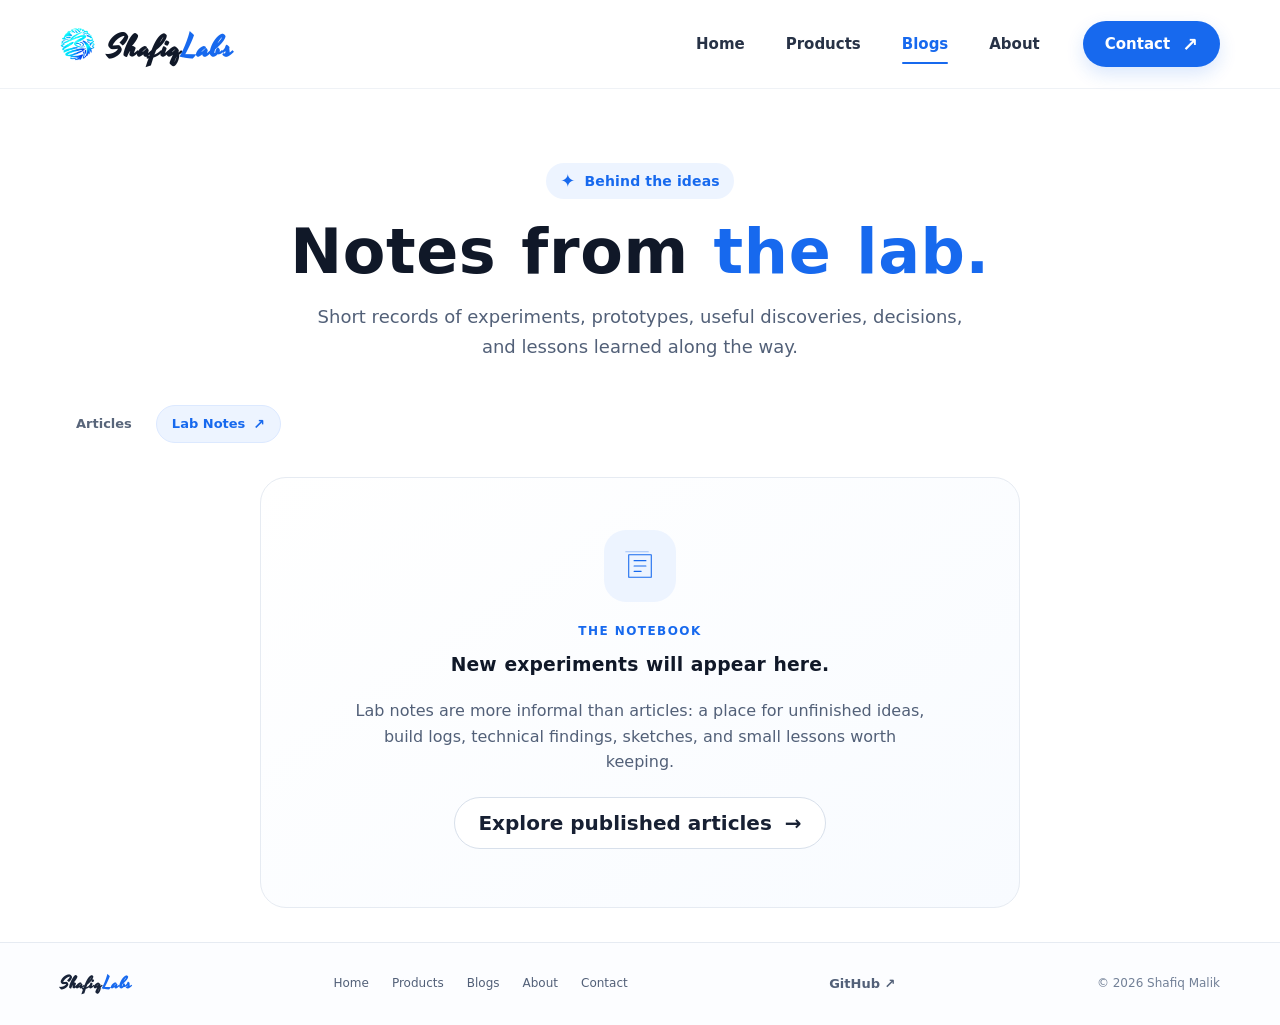
<file: docs/lab-notes.html>
<!doctype html>
<html lang="en">

<head>
  <meta charset="utf-8">
  <meta name="viewport" content="width=device-width, initial-scale=1">
  <meta name="description"
    content="Work-in-progress notes, experiments, prototypes, and technical discoveries from Shafiq Malik.">
  <meta name="theme-color" content="#ffffff">
  <title>Lab Notes — Shafiq Malik</title>
  <link rel="icon" href="assets/favicon.svg" type="image/svg+xml">
  <link rel="stylesheet" href="styles.css">
  <script src="site-config.js" defer></script>
  <script src="app.js" defer></script>
</head>

<body>
  <a class="skip-link" href="#main-content">Skip to content</a>
  <header class="site-header">
    <div class="container nav-wrap">
      <a class="brand" href="index.html" aria-label="Shafiq Malik home"><img src="assets/logo.png" alt=""
          class="brand-mark"><span class="brand-name">Shafiq<span>Labs</span></span></a>
      <button class="menu-toggle" type="button" aria-label="Open navigation" aria-expanded="false"
        aria-controls="primary-nav"><span></span><span></span><span></span></button>
      <nav class="primary-nav" id="primary-nav" aria-label="Main navigation"><a href="index.html">Home</a><a
          href="products.html">Products</a><a class="active" aria-current="page" href="blogs.html">Blogs</a><a
          href="about.html">About</a><a class="nav-contact" href="contact.html">Contact <span
            aria-hidden="true">↗</span></a></nav>
    </div>
  </header>
  <main id="main-content">
    <section class="page-hero container">
      <div class="eyebrow"><span class="sparkle" aria-hidden="true">✦</span> Behind the ideas</div>
      <h1>Notes from <span>the lab.</span></h1>
      <p>Short records of experiments, prototypes, useful discoveries, decisions, and lessons learned along the way.</p>
    </section>
    <nav class="journal-tabs container" aria-label="Writing sections"><a href="blogs.html">Articles</a><a class="active"
        aria-current="page" href="lab-notes.html">Lab Notes <span aria-hidden="true">↗</span></a></nav>
    <section class="container lab-empty-state">
      <div class="lab-empty-icon" aria-hidden="true"><svg viewBox="0 0 64 64">
          <path d="M13 13h38v38H13z" />
          <path d="M22 23h20M22 32h20M22 41h12" />
          <path d="M8 8h38" opacity=".35" />
        </svg></div>
      <p class="section-kicker">The notebook</p>
      <h3>New experiments will appear here.</h3>
      <p>Lab notes are more informal than articles: a place for unfinished ideas, build logs, technical findings,
        sketches, and small lessons worth keeping.</p>
      <a class="button button-secondary" href="blogs.html">Explore published articles <span
          aria-hidden="true">→</span></a>
    </section>
  </main>
  <footer class="site-footer">
    <div class="container footer-inner"><a class="footer-brand" href="index.html">Shafiq<span>Labs</span></a>
      <nav class="footer-nav" aria-label="Footer navigation"><a href="index.html">Home</a><a
          href="products.html">Products</a><a href="blogs.html">Blogs</a><a href="about.html">About</a><a
          href="contact.html">Contact</a></nav><a class="footer-github-link" data-github-config="organization" href="#"
        hidden>GitHub <span aria-hidden="true">↗</span></a><span>© <span data-year></span> Shafiq Malik</span>
    </div>
  </footer>
</body>

</html>
</file>
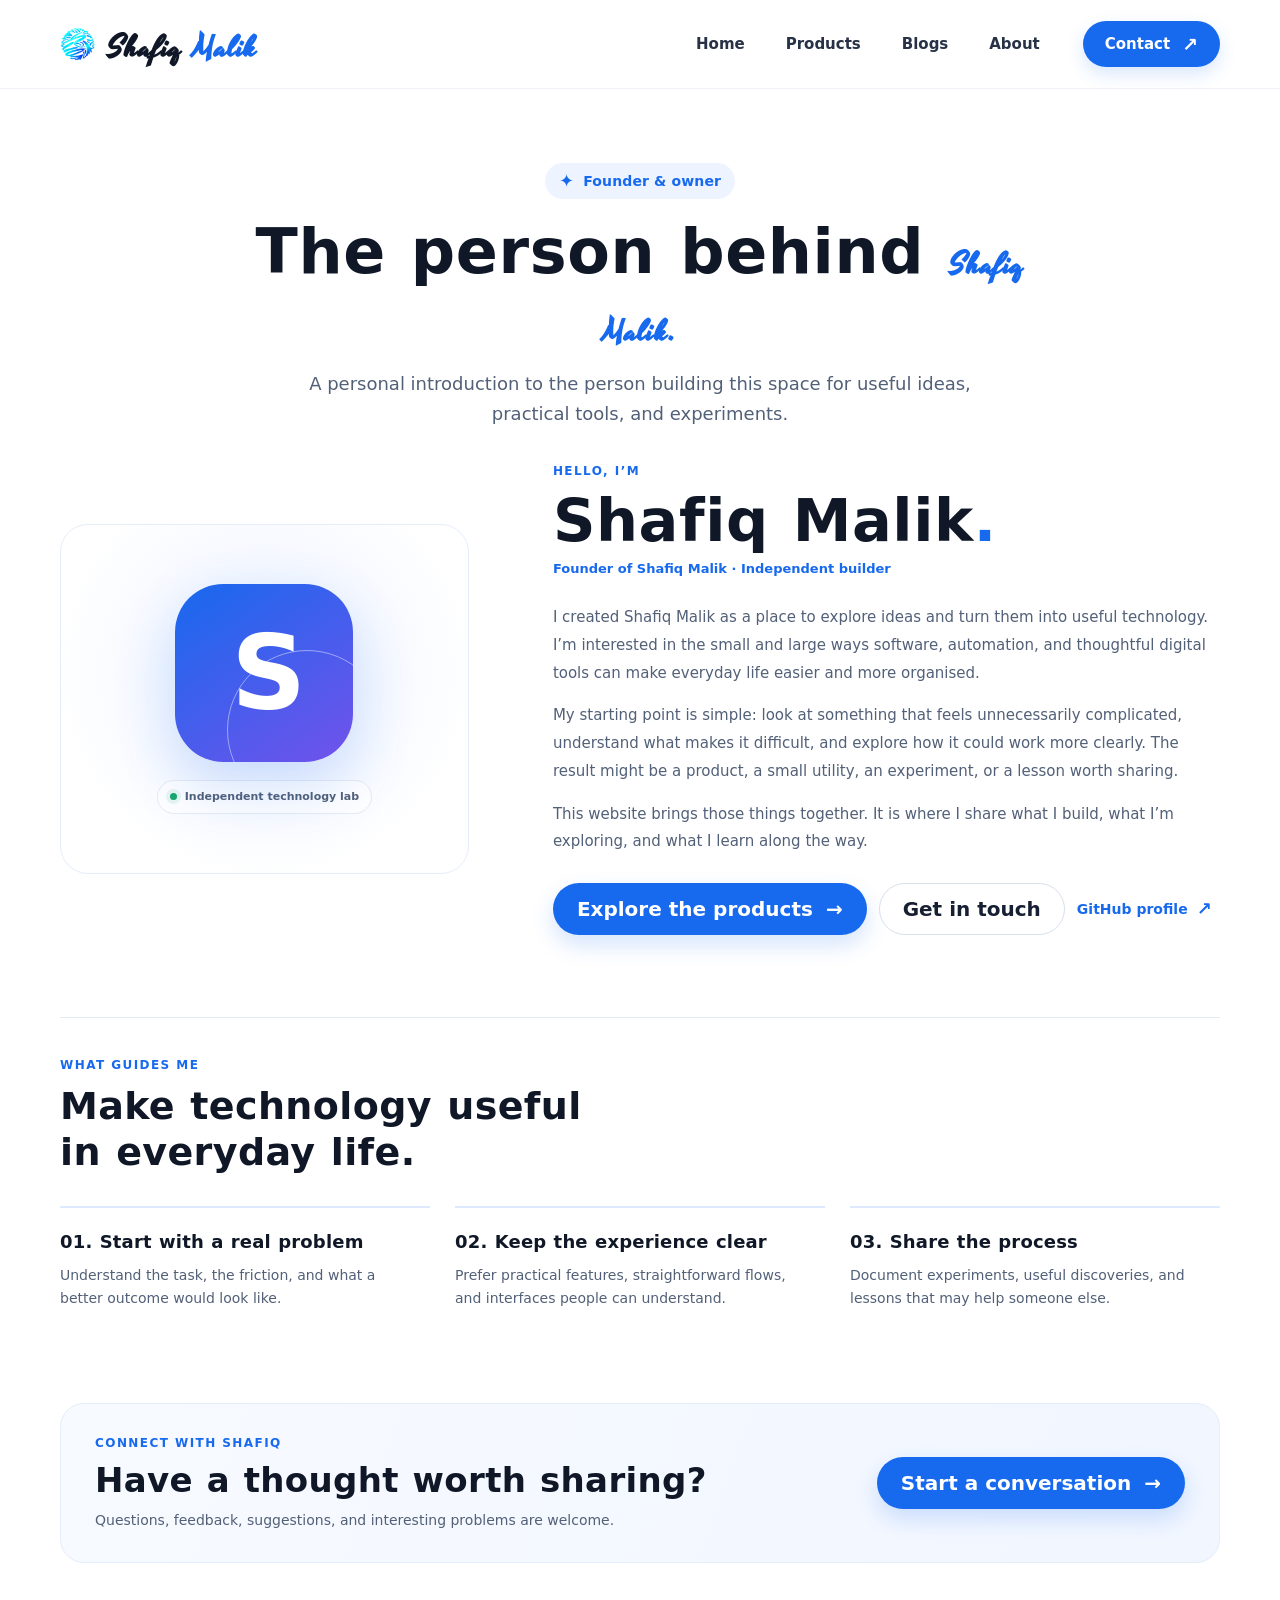
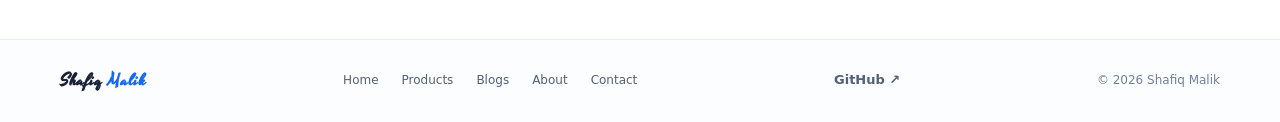
<file: docs/owner.html>
<!doctype html>
<html lang="en">

<head>
  <meta charset="utf-8">
  <meta name="viewport" content="width=device-width, initial-scale=1">
  <meta name="description"
    content="Meet Shafiq, the person behind ShafiqHub and its focus on making everyday life simpler through useful technology.">
  <meta name="theme-color" content="#ffffff">
  <title>Meet Shafiq — Owner of Shafiq Malik</title>
  <link rel="icon" href="assets/favicon.svg" type="image/svg+xml">
  <link rel="stylesheet" href="styles.css">
  <script src="site-config.js" defer></script>
  <script src="app.js" defer></script>
</head>

<body>
  <a class="skip-link" href="#main-content">Skip to content</a>
  <header class="site-header">
    <div class="container nav-wrap">
      <a class="brand" href="index.html" aria-label="ShafiqHub home"><img src="assets/logo.png" alt=""
          class="brand-mark"><span class="brand-name">Shafiq <span>Malik</span></span></a>
      <button class="menu-toggle" type="button" aria-label="Open navigation" aria-expanded="false"
        aria-controls="primary-nav"><span></span><span></span><span></span></button>
      <nav class="primary-nav" id="primary-nav" aria-label="Main navigation">
        <a href="index.html">Home</a><a href="products.html">Products</a><a href="blogs.html">Blogs</a><a
          href="about.html">About</a><a class="nav-contact" href="contact.html">Contact <span
            aria-hidden="true">↗</span></a>
      </nav>
    </div>
  </header>

  <main id="main-content">
    <section class="page-hero container owner-page-hero">
      <div class="eyebrow"><span class="sparkle" aria-hidden="true">✦</span> Founder &amp; owner</div>
      <h1>The person behind <span class="brand-name">Shafiq Malik.</span></h1>
      <p>A personal introduction to the person building this space for useful ideas, practical tools, and experiments.
      </p>
    </section>

    <section class="container owner-profile">
      <div class="owner-profile-visual">
        <div class="owner-avatar owner-avatar-large" aria-label="Shafiq's monogram"><span>S</span><i></i></div>
        <div class="owner-visual-caption"><span class="status-dot"></span> Independent technology lab</div>
      </div>
      <div class="owner-profile-copy">
        <p class="section-kicker">Hello, I’m</p>
        <h2>Shafiq Malik<span>.</span></h2>
        <p class="owner-role">Founder of Shafiq Malik · Independent builder</p>
        <p>I created Shafiq Malik as a place to explore ideas and turn them into useful technology. I’m interested in
          the
          small and large ways software, automation, and thoughtful digital tools can make everyday life easier and more
          organised.</p>
        <p>My starting point is simple: look at something that feels unnecessarily complicated, understand what makes it
          difficult, and explore how it could work more clearly. The result might be a product, a small utility, an
          experiment, or a lesson worth sharing.</p>
        <p>This website brings those things together. It is where I share what I build, what I’m exploring, and what I
          learn along the way.</p>
        <div class="owner-actions"><a class="button button-primary" href="products.html">Explore the products <span
              aria-hidden="true">→</span></a><a class="button button-secondary" href="contact.html">Get in touch</a><a
            class="text-link" data-github-config="shafiq" href="https://github.com/MdShafiqMalik" target="_blank"
            rel="noopener noreferrer">GitHub profile <span aria-hidden="true">↗</span></a></div>
      </div>
    </section>

    <section class="container owner-focus">
      <div class="owner-focus-heading">
        <p class="section-kicker">What guides me</p>
        <h2>Make technology useful in everyday life.</h2>
      </div>
      <div class="owner-focus-grid">
        <article>
          <h3>01. Start with a real problem</h3>
          <p>Understand the task, the friction, and what a better outcome would look like.</p>
        </article>
        <article>
          <h3>02. Keep the experience clear</h3>
          <p>Prefer practical features, straightforward flows, and interfaces people can understand.</p>
        </article>
        <article>
          <h3>03. Share the process</h3>
          <p>Document experiments, useful discoveries, and lessons that may help someone else.</p>
        </article>
      </div>
    </section>

    <section class="soft-cta container">
      <div>
        <p class="section-kicker">Connect with Shafiq</p>
        <h2>Have a thought worth sharing?</h2>
        <p>Questions, feedback, suggestions, and interesting problems are welcome.</p>
      </div><a class="button button-primary" href="contact.html">Start a conversation <span>→</span></a>
    </section>
  </main>

  <footer class="site-footer">
    <div class="container footer-inner"><a class="footer-brand" href="index.html">Shafiq <span>Malik</span></a>
      <nav class="footer-nav" aria-label="Footer navigation"><a href="index.html">Home</a><a
          href="products.html">Products</a><a href="blogs.html">Blogs</a><a href="about.html">About</a><a
          href="contact.html">Contact</a></nav><a class="footer-github-link" data-github-config="organization" href="#"
        hidden>GitHub <span aria-hidden="true">↗</span></a><span>© <span data-year></span> Shafiq Malik</span>
    </div>
  </footer>
</body>

</html>
</file>
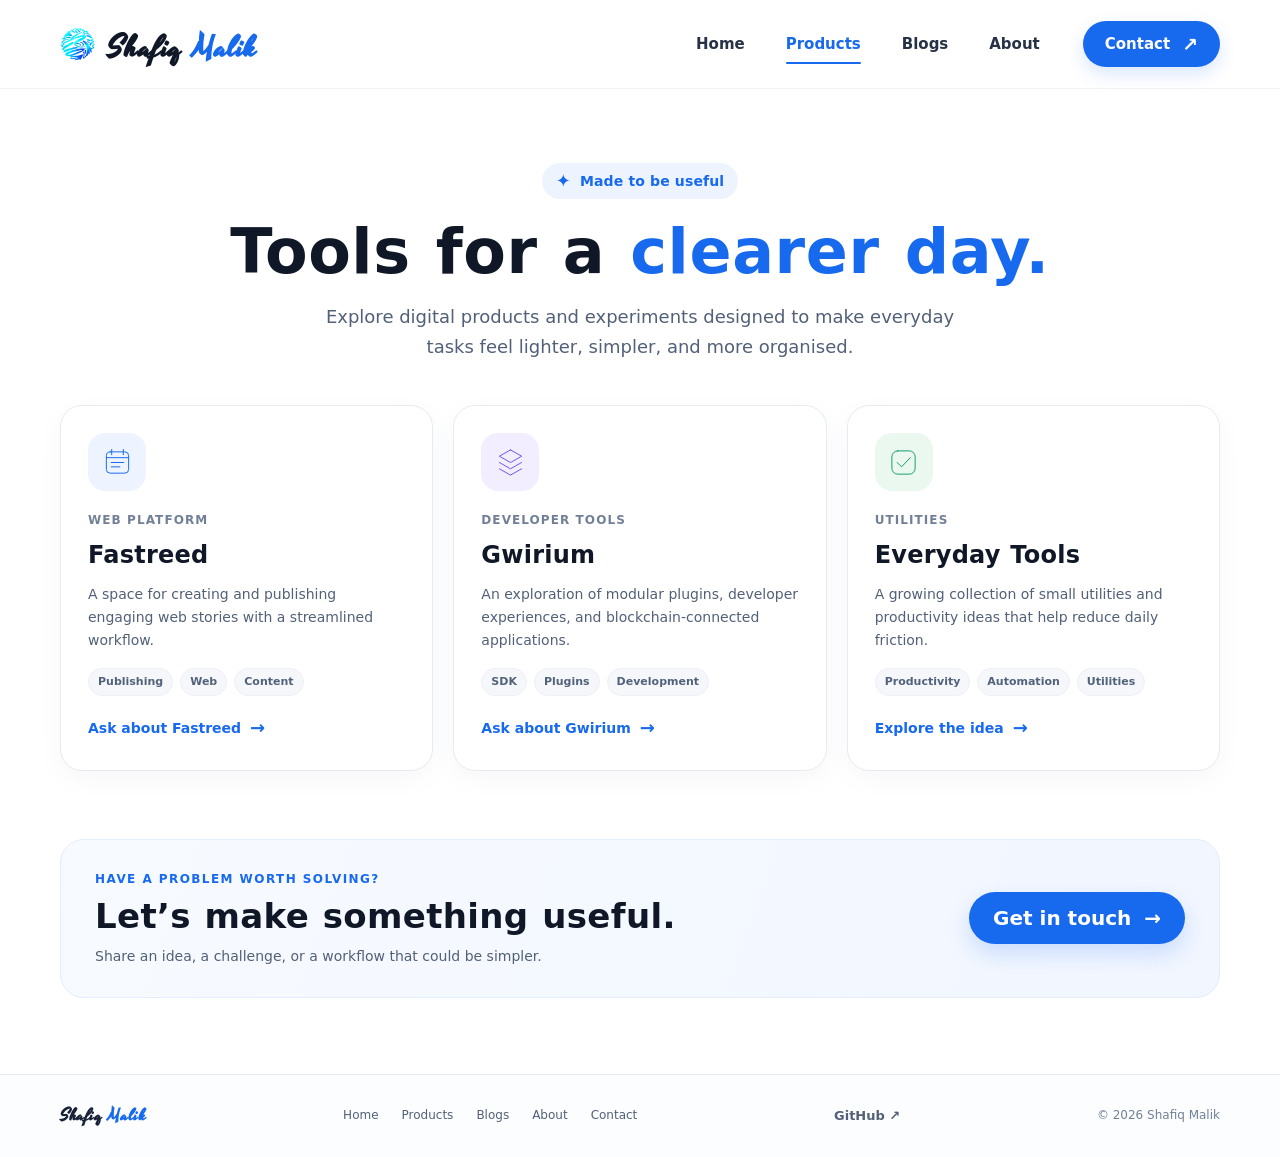
<file: docs/products.html>
<!doctype html>
<html lang="en">

<head>
  <meta charset="utf-8">
  <meta name="viewport" content="width=device-width, initial-scale=1">
  <meta name="description"
    content="Explore useful digital products, practical utilities, and experiments from ShafiqHub.">
  <title>Products — Shafiq Malik</title>
  <link rel="icon" href="assets/favicon.svg" type="image/svg+xml">
  <link rel="stylesheet" href="styles.css">
  <script src="site-config.js" defer></script>
  <script src="app.js" defer></script>
</head>

<body>
  <a class="skip-link" href="#main-content">Skip to content</a>
  <header class="site-header">
    <div class="container nav-wrap">
      <a class="brand" href="index.html" aria-label="ShafiqHub home"><img src="assets/logo.png" alt=""
          class="brand-mark"><span class="brand-name">Shafiq <span>Malik</span></span></a>
      <button class="menu-toggle" type="button" aria-label="Open navigation" aria-expanded="false"
        aria-controls="primary-nav"><span></span><span></span><span></span></button>
      <nav class="primary-nav" id="primary-nav" aria-label="Main navigation"><a href="index.html">Home</a><a
          class="active" aria-current="page" href="products.html">Products</a><a href="blogs.html">Blogs</a><a
          href="about.html">About</a><a class="nav-contact" href="contact.html">Contact <span
            aria-hidden="true">↗</span></a></nav>
    </div>
  </header>
  <main id="main-content">
    <section class="page-hero container">
      <div class="eyebrow"><span class="sparkle">✦</span> Made to be useful</div>
      <h1>Tools for a <span>clearer day.</span></h1>
      <p>Explore digital products and experiments designed to make everyday tasks feel lighter, simpler, and more
        organised.</p>
    </section>
    <section class="container product-grid" aria-label="Products">
      <article class="product-card product-blue">
        <div class="product-symbol"><svg viewBox="0 0 64 64" aria-hidden="true">
            <rect x="9" y="10" width="46" height="44" rx="8" />
            <path d="M9 22h46M20 5v11M44 5v11M19 32h26M19 41h18" />
          </svg></div>
        <p class="card-label">Web platform</p>
        <h2>Fastreed</h2>
        <p>A space for creating and publishing engaging web stories with a streamlined workflow.</p>
        <div class="tag-row"><span>Publishing</span><span>Web</span><span>Content</span></div><a class="text-link"
          href="contact.html?subject=Product%20enquiry&product=Fastreed">Ask about Fastreed <span>→</span></a>
      </article>
      <article class="product-card product-violet">
        <div class="product-symbol"><svg viewBox="0 0 64 64" aria-hidden="true">
            <path d="m32 6 23 13-23 13L9 19 32 6Z" />
            <path d="m9 32 23 13 23-13M9 45l23 13 23-13" />
          </svg></div>
        <p class="card-label">Developer tools</p>
        <h2>Gwirium</h2>
        <p>An exploration of modular plugins, developer experiences, and blockchain-connected applications.</p>
        <div class="tag-row"><span>SDK</span><span>Plugins</span><span>Development</span></div><a class="text-link"
          href="contact.html?subject=Product%20enquiry&product=Gwirium">Ask about Gwirium <span>→</span></a>
      </article>
      <article class="product-card product-green">
        <div class="product-symbol"><svg viewBox="0 0 64 64" aria-hidden="true">
            <rect x="8" y="8" width="48" height="48" rx="12" />
            <path d="m19 32 9 9 18-19" />
          </svg></div>
        <p class="card-label">Utilities</p>
        <h2>Everyday Tools</h2>
        <p>A growing collection of small utilities and productivity ideas that help reduce daily friction.</p>
        <div class="tag-row"><span>Productivity</span><span>Automation</span><span>Utilities</span></div><a
          class="text-link" href="contact.html?subject=Product%20enquiry&product=Everyday%20Tools">Explore the idea
          <span>→</span></a>
      </article>
    </section>
    <section class="soft-cta container">
      <div>
        <p class="section-kicker">Have a problem worth solving?</p>
        <h2>Let’s make something useful.</h2>
        <p>Share an idea, a challenge, or a workflow that could be simpler.</p>
      </div><a class="button button-primary" href="contact.html">Get in touch <span>→</span></a>
    </section>
  </main>
  <footer class="site-footer">
    <div class="container footer-inner"><a class="footer-brand" href="index.html">Shafiq <span>Malik</span></a>
      <nav class="footer-nav" aria-label="Footer navigation"><a href="index.html">Home</a><a
          href="products.html">Products</a><a href="blogs.html">Blogs</a><a href="about.html">About</a><a
          href="contact.html">Contact</a></nav><a class="footer-github-link" data-github-config="organization" href="#"
        hidden>GitHub <span aria-hidden="true">↗</span></a><span>© <span data-year></span> Shafiq Malik</span>
    </div>
  </footer>
</body>

</html>
</file>
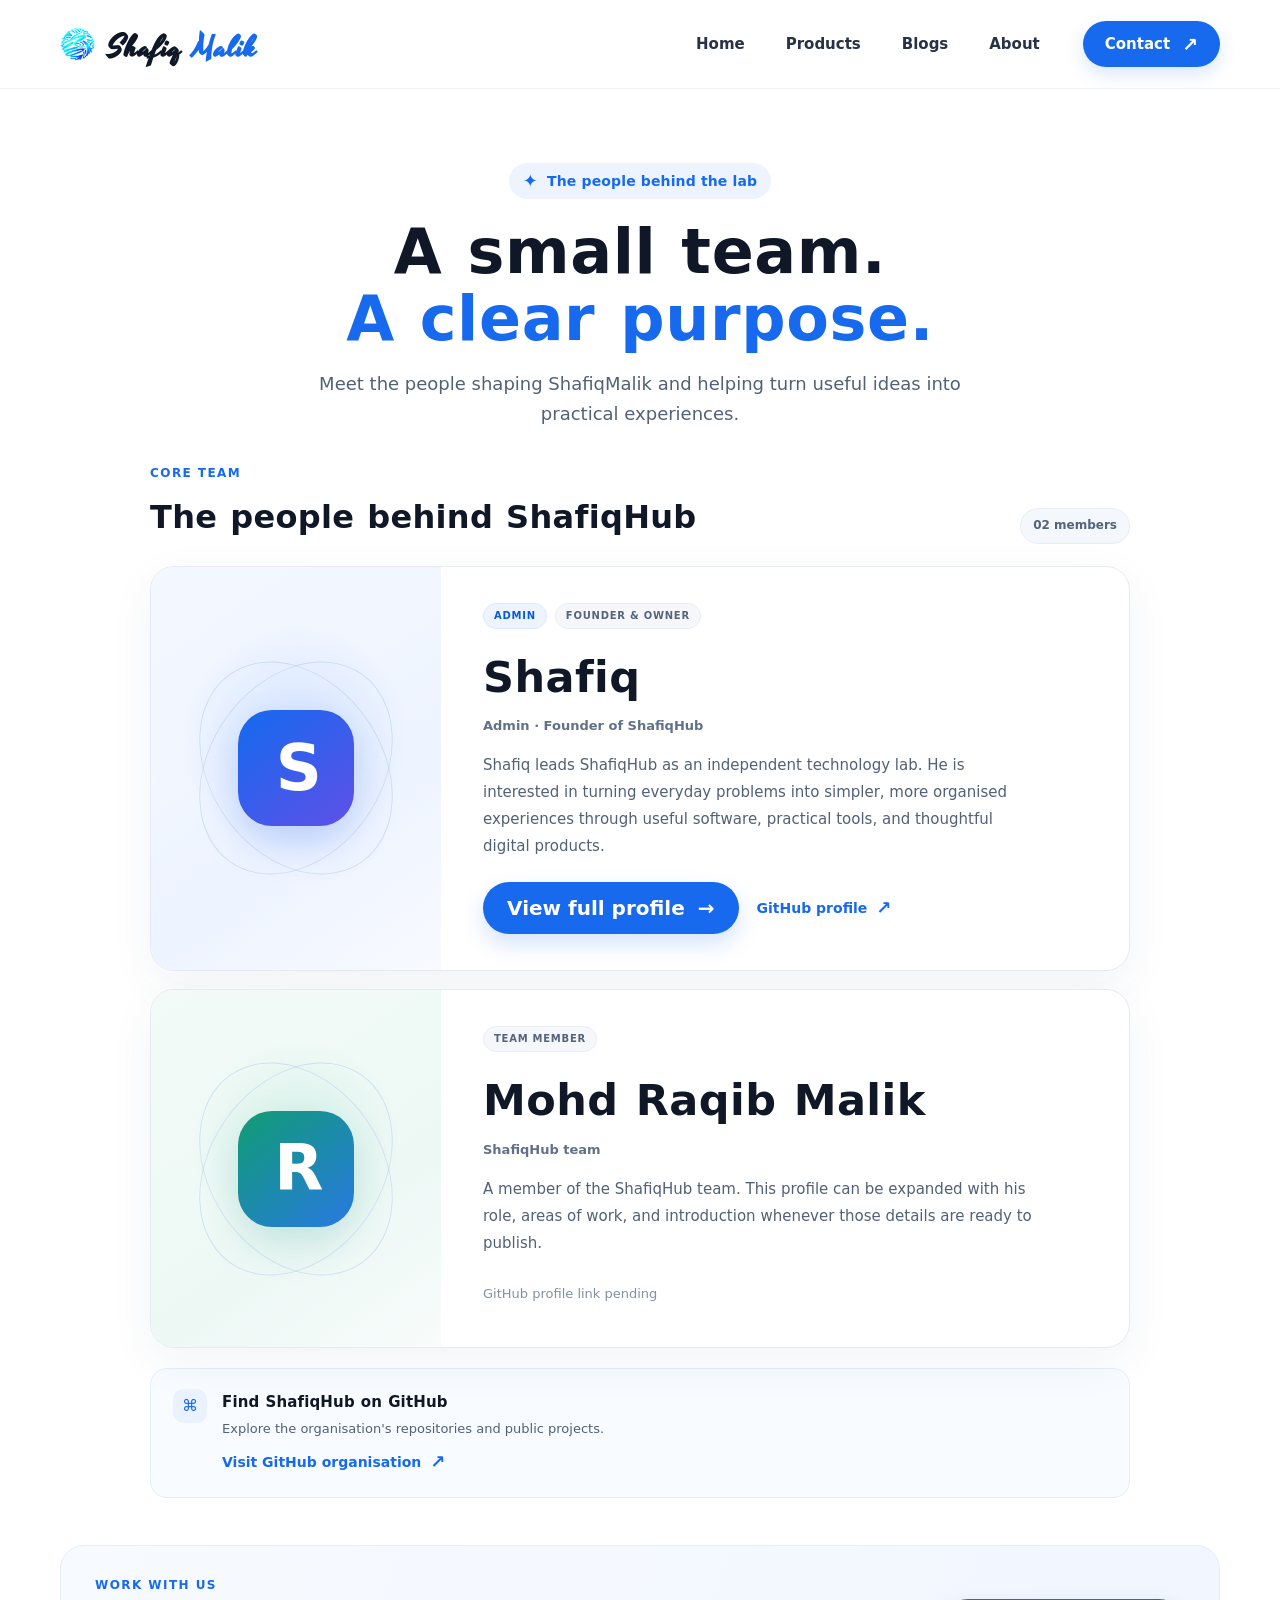
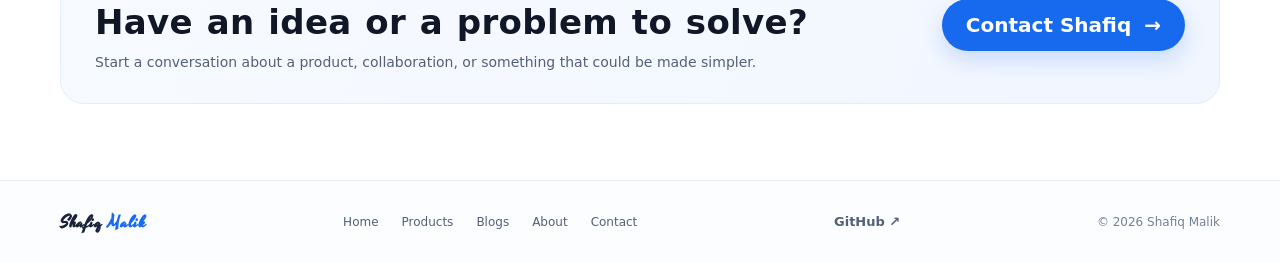
<file: docs/team.html>
<!doctype html>
<html lang="en">

<head>
  <meta charset="utf-8">
  <meta name="viewport" content="width=device-width, initial-scale=1">
  <meta name="theme-color" content="#ffffff">
  <meta name="description" content="Meet the people behind ShafiqHub: Shafiq and Mohd Raqib Malik.">
  <title>Team — Shafiq Malik</title>
  <link rel="icon" href="assets/favicon.svg" type="image/svg+xml">
  <link rel="stylesheet" href="styles.css">
  <script src="site-config.js" defer></script>
  <script src="app.js" defer></script>
</head>

<body>
  <a class="skip-link" href="#main-content">Skip to content</a>
  <header class="site-header">
    <div class="container nav-wrap">
      <a class="brand" href="index.html" aria-label="ShafiqHub home">
        <img src="assets/logo.png" alt="" class="brand-mark">
        <span class="brand-name">Shafiq <span>Malik</span></span>
      </a>
      <button class="menu-toggle" type="button" aria-label="Open navigation" aria-expanded="false"
        aria-controls="primary-nav"><span></span><span></span><span></span></button>
      <nav class="primary-nav" id="primary-nav" aria-label="Main navigation">
        <a href="index.html">Home</a>
        <a href="products.html">Products</a>
        <a href="blogs.html">Blogs</a>
        <a href="about.html">About</a>
        <a class="nav-contact" href="contact.html">Contact <span aria-hidden="true">↗</span></a>
      </nav>
    </div>
  </header>

  <main id="main-content">
    <section class="page-hero container team-page-hero">
      <div class="eyebrow"><span class="sparkle" aria-hidden="true">✦</span> The people behind the lab</div>
      <h1>A small team.<br><span>A clear purpose.</span></h1>
      <p>Meet the people shaping ShafiqMalik and helping turn useful ideas into practical experiences.</p>
    </section>

    <section class="container team-content" aria-labelledby="team-heading">
      <div class="team-section-heading">
        <div>
          <p class="section-kicker">Core team</p>
          <h2 id="team-heading">The people behind ShafiqHub</h2>
        </div>
        <span class="team-count">02 members</span>
      </div>

      <div class="team-member-list">
        <article class="team-member-card">
          <div class="team-member-art" aria-hidden="true">
            <div class="team-member-avatar">S</div>
            <span class="team-orbit team-orbit-one"></span><span class="team-orbit team-orbit-two"></span>
          </div>
          <div class="team-member-info">
            <div class="team-role-row"><span class="team-role team-role-admin">ADMIN</span><span
                class="team-role">FOUNDER &amp; OWNER</span></div>
            <h3>Shafiq</h3>
            <p class="team-member-subtitle">Admin · Founder of ShafiqHub</p>
            <p class="team-member-bio">Shafiq leads ShafiqHub as an independent technology lab. He is interested in
              turning everyday problems into simpler, more organised experiences through useful software, practical
              tools, and thoughtful digital products.</p>
            <div class="team-member-actions">
              <a class="button button-primary" href="owner.html">View full profile <span aria-hidden="true">→</span></a>
              <a class="text-link" data-github-config="shafiq" href="https://github.com/MdShafiqMalik" target="_blank"
                rel="noopener noreferrer">GitHub profile <span aria-hidden="true">↗</span></a>
            </div>
          </div>
        </article>

        <article class="team-member-card">
          <div class="team-member-art team-member-art-secondary" aria-hidden="true">
            <div class="team-member-avatar team-member-avatar-secondary">R</div>
            <span class="team-orbit team-orbit-one"></span><span class="team-orbit team-orbit-two"></span>
          </div>
          <div class="team-member-info">
            <div class="team-role-row"><span class="team-role">TEAM MEMBER</span></div>
            <h3>Mohd Raqib Malik</h3>
            <p class="team-member-subtitle">ShafiqHub team</p>
            <p class="team-member-bio">A member of the ShafiqHub team. This profile can be expanded with his role,
              areas of work, and introduction whenever those details are ready to publish.</p>
            <div class="team-member-actions">
              <a class="text-link" data-github-config="mohdRaqibMalik" href="#" hidden>GitHub profile <span
                  aria-hidden="true">↗</span></a>
              <span class="github-link-pending" data-github-pending="mohdRaqibMalik">GitHub profile link pending</span>
            </div>
          </div>
        </article>
      </div>

      <aside class="team-note team-github-note">
        <span class="team-note-icon" aria-hidden="true">⌘</span>
        <div class="team-github-copy">
          <h3>Find ShafiqHub on GitHub</h3>
          <p>Explore the organisation's repositories and public projects.</p>
          <a class="text-link" data-github-config="organization" href="#" hidden>Visit GitHub organisation <span
              aria-hidden="true">↗</span></a>
          <span class="github-link-pending" data-github-pending="organization">GitHub organisation URL not configured
            yet</span>
        </div>
      </aside>
    </section>

    <section class="soft-cta container team-cta">
      <div>
        <p class="section-kicker">Work with us</p>
        <h2>Have an idea or a problem to solve?</h2>
        <p>Start a conversation about a product, collaboration, or something that could be made simpler.</p>
      </div>
      <a class="button button-primary" href="contact.html">Contact Shafiq <span aria-hidden="true">→</span></a>
    </section>
  </main>

  <footer class="site-footer">
    <div class="container footer-inner">
      <a class="footer-brand" href="index.html">Shafiq <span>Malik</span></a>
      <nav class="footer-nav" aria-label="Footer navigation"><a href="index.html">Home</a><a
          href="products.html">Products</a><a href="blogs.html">Blogs</a><a href="about.html">About</a><a
          href="contact.html">Contact</a></nav>
      <a class="footer-github-link" data-github-config="organization" href="#" hidden>GitHub <span
          aria-hidden="true">↗</span></a>
      <span>© <span data-year></span> Shafiq Malik</span>
    </div>
  </footer>
</body>

</html>
</file>
<file: docs/styles.css>
@font-face {
  font-family: 'Limelight';
  src: url('./assets/Yesteryear-Regular.ttf') format('truetype');
  font-weight: normal;
  font-style: normal;
}

:root {
  color-scheme: light;
  --ink: #101828;
  --muted: #526078;
  --subtle: #728097;
  --blue: #1769ee;
  --blue-dark: #0b57d0;
  --blue-soft: #edf4ff;
  --line: #e6ebf2;
  --surface: #ffffff;
  --surface-soft: #f8faff;
  --green: #119b70;
  --violet: #7757ed;
  --yellow: #d99516;
  --shadow: 0 18px 50px rgba(16, 42, 90, .08);
  --radius: 22px;
  font-family: Inter, ui-sans-serif, system-ui, -apple-system, BlinkMacSystemFont, "Segoe UI", sans-serif;
}

* {
  box-sizing: border-box;
}

html {
  scroll-behavior: smooth;
}

body {
  margin: 0;
  color: var(--ink);
  background: #fff;
  font-size: 16px;
  line-height: 1.6;
  -webkit-font-smoothing: antialiased;
}

a {
  color: inherit;
  text-decoration: none;
}

button,
input,
select,
textarea {
  font: inherit;
}

button,
a {
  -webkit-tap-highlight-color: transparent;
}

svg {
  display: block;
}

.container {
  width: min(1160px, calc(100% - 64px));
  margin-inline: auto;
}

/* Header and navigation */
.site-header {
  position: relative;
  z-index: 10;
  background: rgba(255, 255, 255, .92);
  border-bottom: 1px solid rgba(230, 235, 242, .65);
}

.nav-wrap {
  min-height: 88px;
  display: flex;
  align-items: center;
  justify-content: space-between;
  gap: 38px;
}

.brand {
  display: inline-flex;
  align-items: center;
  gap: 12px;
  flex: 0 0 auto;
}

.brand-mark {
  width: 35px;
  height: 35px;
  object-fit: contain;
}

.brand-name {
  font-family: "Limelight", sans-serif;
  margin-top: 10px;
  font-size: 30px;
  font-weight: 720;
  letter-spacing: -1.35px;
  color: #101828;
  line-height: 1;
}

.brand-name span,
.footer-brand span {
  color: var(--blue);
}

.primary-nav {
  display: flex;
  align-items: center;
  gap: clamp(22px, 3.2vw, 46px);
  margin-left: auto;
}

.primary-nav>a:not(.nav-contact) {
  position: relative;
  color: #273246;
  font-size: 15px;
  font-weight: 560;
  padding: 12px 0;
  transition: color .2s ease;
}

.primary-nav>a:not(.nav-contact)::after {
  content: "";
  position: absolute;
  left: 0;
  right: 0;
  bottom: 4px;
  height: 2px;
  border-radius: 2px;
  background: var(--blue);
  transform: scaleX(0);
  transform-origin: center;
  transition: transform .2s ease;
}

.primary-nav>a:not(.nav-contact):hover,
.primary-nav>a.active:not(.nav-contact) {
  color: var(--blue);
}

.primary-nav>a.active:not(.nav-contact)::after,
.primary-nav>a:not(.nav-contact):hover::after {
  transform: scaleX(1);
}

.nav-contact {
  display: inline-flex;
  align-items: center;
  justify-content: center;
  gap: 12px;
  min-height: 46px;
  padding: 0 22px;
  margin-left: 2px;
  color: #fff;
  background: var(--blue);
  border-radius: 999px;
  font-size: 15px;
  font-weight: 650;
  box-shadow: 0 7px 18px rgba(23, 105, 238, .16);
  transition: background .2s ease, transform .2s ease;
}

.nav-contact:hover {
  background: var(--blue-dark);
  transform: translateY(-1px);
}

.nav-contact span {
  font-size: 19px;
  line-height: 1;
}

.menu-toggle {
  display: none;
}

/* Homepage hero */
.hero {
  min-height: 490px;
  display: grid;
  grid-template-areas: "copy art";
  grid-template-columns: minmax(0, 1.02fr) minmax(0, .98fr);
  align-items: center;
  gap: 12px;
  padding-top: 52px;
  padding-bottom: 28px;
}

.hero-copy {
  grid-area: copy;
  position: relative;
  z-index: 1;
  padding: 12px 0 22px;
}

.eyebrow {
  display: inline-flex;
  align-items: center;
  gap: 9px;
  min-height: 36px;
  padding: 6px 14px;
  color: var(--blue);
  background: #edf4ff;
  border-radius: 999px;
  font-size: 14px;
  font-weight: 650;
  letter-spacing: .01em;
}

.sparkle {
  font-size: 18px;
  line-height: 1;
}

h1,
h2,
h3,
p {
  margin-top: 0;
}

.hero h1 {
  max-width: 650px;
  margin: 22px 0 20px;
  color: #101828;
  font-size: clamp(48px, 5.5vw, 70px);
  font-weight: 760;
  line-height: 1.03;
  letter-spacing: -.055em;
}

.hero h1 span,
.page-hero h1 span {
  color: var(--blue);
}

.hero-lead {
  max-width: 585px;
  margin-bottom: 28px;
  color: var(--muted);
  font-size: clamp(18px, 1.75vw, 21px);
  line-height: 1.55;
  letter-spacing: -.015em;
}

.hero-actions {
  margin-top: 20px;
  display: flex;
  flex-wrap: wrap;
  align-items: center;
  gap: 30px;
}

.button {
  display: inline-flex;
  align-items: center;
  justify-content: center;
  gap: 13px;
  min-height: 52px;
  padding: 0 23px;
  border: 1px solid transparent;
  border-radius: 999px;
  font-size: 20px;
  font-weight: bolder;
  cursor: pointer;
  transition: transform .2s ease, box-shadow .2s ease, background .2s ease, border-color .2s ease;
}



.button:hover {
  transform: translateY(-2px);
}

.button-primary {
  color: #fff;
  background: var(--blue);
  box-shadow: 0 10px 22px rgba(23, 105, 238, .18);
}

.button-primary:hover {
  background: var(--blue-dark);
  box-shadow: 0 13px 26px rgba(23, 105, 238, .22);
}

.button-primary span {
  font-size: 20px;
  line-height: 1;
}

.button-secondary {
  color: #172033;
  background: #fff;
  border-color: #d8e0eb;
}

.button-secondary:hover {
  border-color: #a9c5f2;
  background: #fbfdff;
}

.button-secondary svg {
  width: 21px;
  height: 21px;
  fill: none;
  stroke: currentColor;
  stroke-width: 1.8;
  stroke-linecap: round;
  stroke-linejoin: round;
}

.hero-art {
  grid-area: art;
  position: relative;
  display: flex;
  align-items: center;
  justify-content: center;
  min-width: 0;
  min-height: 340px;
}

.hero-illustration {
  display: block;
  width: min(100%, 620px);
  height: auto;
  overflow: visible;
}

/* Compact benefits strip */
.benefits {
  display: grid;
  grid-template-columns: repeat(4, minmax(0, 1fr));
  align-items: center;
  margin-top: 4px;
  margin-bottom: 72px;
  padding: 18px 0;
}

.benefit {
  display: flex;
  align-items: center;
  justify-content: center;
  gap: 13px;
  min-width: 0;
  padding: 5px 18px;
  color: #202b3e;
  font-size: 14px;
  font-weight: 620;
  white-space: nowrap;
}

.benefit+.benefit {
  border-left: 1px solid var(--line);
}

.benefit-icon {
  display: inline-grid;
  place-items: center;
  flex: 0 0 37px;
  width: 37px;
  height: 37px;
  border-radius: 12px;
}

.benefit-icon svg {
  width: 22px;
  height: 22px;
  fill: none;
  stroke: currentColor;
  stroke-width: 1.8;
  stroke-linecap: round;
  stroke-linejoin: round;
}

.icon-blue {
  color: #1769ee;
  background: #edf4ff;
}

.icon-green {
  color: #129c67;
  background: #eaf8f0;
}

.icon-yellow {
  color: #d18a0a;
  background: #fff6e2;
}

.icon-purple {
  color: #7252eb;
  background: #f2edff;
}

.home-next {
  display: grid;
  grid-template-columns: 1fr 1fr auto;
  align-items: center;
  gap: 35px;
  padding: 34px 0 72px;
  border-top: 1px solid var(--line);
}

.section-kicker {
  margin-bottom: 9px;
  color: var(--blue);
  font-size: 12px;
  font-weight: 750;
  letter-spacing: .12em;
  text-transform: uppercase;
}

.home-next h2,
.soft-cta h2 {
  margin-bottom: 0;
  font-size: clamp(24px, 3vw, 34px);
  line-height: 1.2;
  letter-spacing: -.04em;
}

.home-next>p {
  max-width: 430px;
  margin: 0;
  color: var(--muted);
}

.text-link {
  display: inline-flex;
  align-items: center;
  gap: 9px;
  color: var(--blue);
  font-size: 14px;
  font-weight: 680;
}

.text-link span {
  font-size: 18px;
  transition: transform .2s ease;
}

.text-link:hover span {
  transform: translateX(4px);
}

/* Shared interior page heading */
.page-hero {
  padding-top: 74px;
  padding-bottom: 44px;
  text-align: center;
}

.page-hero h1 {
  max-width: 850px;
  margin: 20px auto 16px;
  color: #101828;
  font-size: clamp(42px, 5.6vw, 62px);
  line-height: 1.08;
  letter-spacing: -.052em;
}

.page-hero>p {
  max-width: 680px;
  margin: 0 auto;
  color: var(--muted);
  font-size: 18px;
  line-height: 1.65;
}

/* Products */
.product-grid {
  display: grid;
  grid-template-columns: repeat(3, minmax(0, 1fr));
  gap: 20px;
  padding-bottom: 68px;
}

.product-card {
  display: flex;
  flex-direction: column;
  align-items: flex-start;
  min-height: 330px;
  padding: 27px;
  border: 1px solid var(--line);
  border-radius: var(--radius);
  background: #fff;
  box-shadow: 0 8px 28px rgba(18, 42, 80, .035);
  transition: transform .22s ease, box-shadow .22s ease, border-color .22s ease;
}

.product-card:hover {
  transform: translateY(-5px);
  border-color: #d4e2f8;
  box-shadow: var(--shadow);
}

.product-symbol {
  display: grid;
  place-items: center;
  width: 58px;
  height: 58px;
  margin-bottom: 20px;
  border-radius: 17px;
}

.product-symbol svg {
  width: 31px;
  height: 31px;
  fill: none;
  stroke: currentColor;
  stroke-width: 2;
  stroke-linecap: round;
  stroke-linejoin: round;
}

.product-blue .product-symbol {
  color: #1769ee;
  background: #edf4ff;
}

.product-violet .product-symbol {
  color: #7252eb;
  background: #f2edff;
}

.product-green .product-symbol {
  color: #119b70;
  background: #eaf8f0;
}

.card-label {
  margin-bottom: 5px;
  color: var(--subtle);
  font-size: 12px;
  font-weight: 700;
  letter-spacing: .09em;
  text-transform: uppercase;
}

.product-card h2 {
  margin-bottom: 9px;
  font-size: 24px;
  letter-spacing: -.035em;
}

.product-card>p:not(.card-label) {
  margin-bottom: 16px;
  color: var(--muted);
  font-size: 14px;
  line-height: 1.65;
}

.tag-row {
  display: flex;
  flex-wrap: wrap;
  gap: 7px;
  margin-top: auto;
  margin-bottom: 18px;
}

.tag-row span {
  padding: 4px 9px;
  color: #53627b;
  background: #f5f7fb;
  border: 1px solid #edf0f5;
  border-radius: 999px;
  font-size: 11px;
  font-weight: 600;
}

.soft-cta {
  display: flex;
  align-items: center;
  justify-content: space-between;
  gap: 24px;
  margin-bottom: 76px;
  padding: 30px 34px;
  border: 1px solid #e4edfb;
  border-radius: 24px;
  background: linear-gradient(110deg, #f7faff 0%, #f1f6ff 100%);
}

.soft-cta h2 {
  margin-bottom: 8px;
}

.soft-cta p:not(.section-kicker) {
  margin-bottom: 0;
  color: var(--muted);
  font-size: 14px;
}

.soft-cta .section-kicker {
  margin-bottom: 7px;
}

.soft-cta .button {
  flex: 0 0 auto;
}

/* Blogs */
.blog-toolbar {
  display: flex;
  align-items: end;
  justify-content: space-between;
  gap: 22px;
  padding: 4px 0 22px;
}

.blog-toolbar h2 {
  margin: 0;
  font-size: 27px;
  letter-spacing: -.04em;
}

.search-box {
  display: flex;
  align-items: center;
  gap: 9px;
  width: min(300px, 100%);
  height: 45px;
  padding: 0 13px;
  border: 1px solid #dfe5ee;
  border-radius: 999px;
  background: #fff;
}

.search-box svg {
  width: 18px;
  height: 18px;
  flex: 0 0 auto;
  fill: none;
  stroke: #77859b;
  stroke-width: 1.8;
  stroke-linecap: round;
}

.search-box input {
  width: 100%;
  min-width: 0;
  border: 0;
  outline: 0;
  color: var(--ink);
  background: transparent;
  font-size: 13px;
}

.blog-grid {
  display: grid;
  grid-template-columns: repeat(3, minmax(0, 1fr));
  gap: 20px;
  padding-bottom: 55px;
}

.blog-card {
  overflow: hidden;
  padding: 14px 14px 22px;
  border: 1px solid var(--line);
  border-radius: 20px;
  background: #fff;
  box-shadow: 0 8px 26px rgba(18, 42, 80, .035);
}

.blog-art {
  position: relative;
  display: grid;
  place-items: center;
  height: 165px;
  margin-bottom: 18px;
  overflow: hidden;
  border-radius: 13px;
}

.blog-art>span {
  position: absolute;
  top: 13px;
  left: 15px;
  color: rgba(30, 54, 91, .5);
  font-size: 12px;
  font-weight: 750;
  letter-spacing: .1em;
}

.art-simplicity {
  background: linear-gradient(135deg, #eaf2ff, #f7f8ff 70%);
}

.mini-stack {
  position: relative;
  width: 94px;
  height: 74px;
}

.mini-stack i {
  position: absolute;
  left: 10px;
  width: 74px;
  height: 45px;
  border: 2px solid #78a4ec;
  border-radius: 9px;
  background: rgba(255, 255, 255, .75);
  transform: rotate(30deg) skewX(-26deg);
  box-shadow: 0 8px 14px rgba(85, 133, 215, .1);
}

.mini-stack i:nth-child(1) {
  top: 0;
}

.mini-stack i:nth-child(2) {
  top: 14px;
  opacity: .75;
}

.mini-stack i:nth-child(3) {
  top: 28px;
  opacity: .5;
}

.art-automation {
  background: linear-gradient(135deg, #e8f8f3, #f2fbf8 70%);
}

.mini-orbit {
  position: relative;
  width: 104px;
  height: 104px;
  border: 1.5px solid #65bea0;
  border-radius: 50%;
}

.mini-orbit::before,
.mini-orbit::after {
  content: "";
  position: absolute;
  inset: 15px -13px;
  border: 1.5px solid #8ad2b8;
  border-radius: 50%;
  transform: rotate(48deg);
}

.mini-orbit::after {
  transform: rotate(-48deg);
}

.mini-orbit b {
  position: absolute;
  z-index: 1;
  width: 10px;
  height: 10px;
  border-radius: 50%;
  background: #16a57b;
}

.mini-orbit b:nth-child(1) {
  top: -5px;
  left: 48px;
}

.mini-orbit b:nth-child(2) {
  right: -5px;
  top: 48px;
}

.mini-orbit b:nth-child(3) {
  bottom: -5px;
  left: 48px;
}

.art-building {
  background: linear-gradient(135deg, #f0ecff, #f8f6ff 70%);
}

.mini-window {
  display: flex;
  align-items: flex-start;
  gap: 6px;
  width: 135px;
  height: 85px;
  padding: 12px;
  border: 1px solid #d7cdfa;
  border-radius: 12px;
  background: rgba(255, 255, 255, .82);
  box-shadow: 0 12px 28px rgba(114, 82, 235, .1);
}

.mini-window i {
  width: 6px;
  height: 6px;
  border-radius: 50%;
  background: #9b88f0;
}

.mini-window em {
  position: absolute;
  width: 74px;
  height: 34px;
  margin: 20px 0 0 25px;
  border: 1px solid #d9d1fb;
  border-radius: 6px;
  background: #f3f0ff;
}

.blog-meta {
  display: flex;
  align-items: center;
  justify-content: space-between;
  gap: 12px;
  margin-bottom: 9px;
  color: var(--subtle);
  font-size: 11px;
  font-weight: 650;
}

.blog-card h2 {
  margin-bottom: 9px;
  font-size: 19px;
  line-height: 1.3;
  letter-spacing: -.025em;
}

.blog-card>p {
  min-height: 66px;
  margin-bottom: 15px;
  color: var(--muted);
  font-size: 13px;
  line-height: 1.6;
}

.empty-search {
  padding-bottom: 45px;
  color: var(--muted);
}

/* About */
.about-layout {
  display: grid;
  grid-template-columns: minmax(0, 1.5fr) minmax(280px, .8fr);
  gap: 36px;
  align-items: stretch;
  padding: 0 0 55px;
}

.about-main {
  padding: 26px 0;
}

.about-main h2 {
  max-width: 650px;
  margin-bottom: 20px;
  font-size: clamp(28px, 3vw, 39px);
  line-height: 1.2;
  letter-spacing: -.045em;
}

.about-main>p:not(.section-kicker) {
  max-width: 700px;
  color: var(--muted);
  line-height: 1.8;
}

.about-note {
  padding: 29px;
  border: 1px solid #e4edfb;
  border-radius: 22px;
  background: linear-gradient(145deg, #f7faff, #f0f6ff);
}

.note-mark {
  display: grid;
  place-items: center;
  width: 58px;
  height: 58px;
  margin-bottom: 26px;
  border-radius: 17px;
  background: #fff;
  box-shadow: 0 6px 18px rgba(23, 105, 238, .08);
}

.note-mark img {
  width: 39px;
  height: 39px;
}

.about-note h3 {
  margin-bottom: 10px;
  font-size: 25px;
  line-height: 1.25;
  letter-spacing: -.035em;
}

.about-note>p:last-child {
  margin-bottom: 0;
  color: var(--muted);
  font-size: 14px;
}

.principles {
  display: grid;
  grid-template-columns: repeat(3, minmax(0, 1fr));
  gap: 22px;
  padding: 25px 0 74px;
  border-top: 1px solid var(--line);
}

.principle {
  padding: 18px 20px 10px 0;
}

.principle>span {
  display: inline-block;
  margin-bottom: 17px;
  color: var(--blue);
  font-size: 12px;
  font-weight: 750;
  letter-spacing: .12em;
}

.principle h3 {
  margin-bottom: 8px;
  font-size: 18px;
  letter-spacing: -.025em;
}

.principle p {
  margin-bottom: 0;
  color: var(--muted);
  font-size: 14px;
}

/* Contact */
.contact-intro {
  padding-bottom: 35px;
}

.contact-layout {
  display: grid;
  grid-template-columns: minmax(0, .85fr) minmax(360px, 1fr);
  gap: 55px;
  align-items: start;
  padding-bottom: 80px;
}

.contact-aside {
  padding: 20px 0;
}

.contact-aside h2 {
  max-width: 440px;
  margin-bottom: 15px;
  font-size: 34px;
  line-height: 1.2;
  letter-spacing: -.045em;
}

.contact-aside>p:not(.section-kicker) {
  max-width: 450px;
  margin-bottom: 28px;
  color: var(--muted);
}

.contact-detail {
  display: flex;
  align-items: center;
  gap: 13px;
  margin-top: 17px;
}

.detail-icon {
  display: grid;
  place-items: center;
  width: 40px;
  height: 40px;
  color: var(--blue);
  background: var(--blue-soft);
  border-radius: 12px;
  font-size: 20px;
}

.contact-detail div {
  display: grid;
  gap: 1px;
}

.contact-detail strong {
  font-size: 13px;
}

.contact-detail span:not(.detail-icon) {
  color: var(--muted);
  font-size: 12px;
}

.contact-form {
  padding: 28px;
  border: 1px solid var(--line);
  border-radius: 22px;
  background: #fff;
  box-shadow: var(--shadow);
}

.form-row {
  display: grid;
  gap: 7px;
  margin-bottom: 17px;
}

.form-row label {
  color: #273246;
  font-size: 13px;
  font-weight: 650;
}

.form-row input,
.form-row select,
.form-row textarea {
  width: 100%;
  min-height: 47px;
  padding: 11px 13px;
  color: var(--ink);
  border: 1px solid #dfe5ee;
  border-radius: 11px;
  outline: none;
  background: #fff;
  transition: border-color .18s ease, box-shadow .18s ease;
}

.form-row textarea {
  min-height: 130px;
  resize: vertical;
}

.form-row input:focus,
.form-row select:focus,
.form-row textarea:focus {
  border-color: #83b1fa;
  box-shadow: 0 0 0 3px rgba(23, 105, 238, .1);
}

.submit-button {
  width: 100%;
  border: 0;
}

.form-hint {
  margin: 12px 0 0;
  color: var(--subtle);
  font-size: 11px;
}

.form-hint code {
  color: #46536a;
  background: #f3f5f8;
  padding: 1px 4px;
  border-radius: 4px;
}

/* Footer */
.site-footer {
  border-top: 1px solid var(--line);
  background: #fcfdff;
}

.footer-inner {
  display: flex;
  align-items: center;
  justify-content: space-between;
  gap: 20px;
  min-height: 82px;
  color: var(--subtle);
  font-size: 12px;
}

.footer-brand {
  color: #182338;
  font-size: 17px;
  font-weight: 750;
  letter-spacing: -.05em;
}

@media (max-width: 900px) {
  .container {
    width: min(100% - 44px, 760px);
  }

  .nav-wrap {
    min-height: 78px;
  }

  .brand-name {
    font-size: 26px;
    font-family: "Limelight", sans-serif;
  }

  .brand-mark {
    width: 42px;
    height: 42px;
  }

  .menu-toggle {
    display: flex;
    flex-direction: column;
    justify-content: center;
    gap: 5px;
    width: 44px;
    height: 44px;
    padding: 10px;
    border: 1px solid var(--line);
    border-radius: 13px;
    background: #fff;
    cursor: pointer;
  }

  .menu-toggle span {
    width: 100%;
    height: 2px;
    border-radius: 2px;
    background: #253147;
  }

  .primary-nav {
    position: absolute;
    top: calc(100% - 1px);
    left: 0;
    right: 0;
    display: none;
    align-items: stretch;
    gap: 2px;
    padding: 12px 22px 20px;
    border-bottom: 1px solid var(--line);
    background: #fff;
    box-shadow: 0 15px 22px rgba(20, 40, 75, .07);
  }

  .primary-nav.open {
    display: flex;
    flex-direction: column;
  }

  .primary-nav>a:not(.nav-contact) {
    padding: 10px 4px;
  }

  .primary-nav>a:not(.nav-contact)::after {
    display: none;
  }

  .nav-contact {
    align-self: flex-start;
    margin: 8px 0 0;
  }

  .hero {
    grid-template-areas: "copy art";
    grid-template-columns: 1fr 1fr;
    gap: 0;
    min-height: 420px;
    padding-top: 40px;
  }

  .hero h1 {
    font-size: clamp(42px, 6vw, 58px);
  }

  .hero-art {
    min-height: 260px;
  }

  .benefits {
    grid-template-columns: repeat(2, minmax(0, 1fr));
    row-gap: 13px;
    margin-bottom: 50px;
  }

  .benefit {
    justify-content: flex-start;
    padding-left: 12px;
  }

  .benefit:nth-child(3) {
    border-left: 0;
  }

  .home-next {
    grid-template-columns: 1fr 1fr;
  }

  .home-next .text-link {
    grid-column: 1 / -1;
  }

  .product-grid,
  .blog-grid {
    grid-template-columns: repeat(2, minmax(0, 1fr));
  }

  .about-layout {
    gap: 22px;
  }

  .contact-layout {
    gap: 30px;
  }
}

@media (max-width: 620px) {
  .container {
    width: min(100% - 36px, 520px);
  }

  .nav-wrap {
    min-height: 70px;
  }

  .brand {
    gap: 8px;
  }

  .brand-mark {
    width: 30px;
    height: 30px;
  }

  .brand-name {
    font-size: 23px;
    font-family: "Limelight", sans-serif;
  }

  .hero {
    display: flex;
    flex-direction: column;
    align-items: stretch;
    padding-top: 24px;
    padding-bottom: 8px;
  }

  .hero-art {
    order: 0;
    min-height: 0;
    margin: 0 -12px 4px;
  }

  .hero-copy {
    order: 1;
    padding-bottom: 0;
  }

  .hero h1 {
    margin-top: 18px;
    font-size: clamp(43px, 12vw, 58px);
  }

  .hero-lead {
    max-width: 520px;
    font-size: 17px;
  }

  .hero-illustration {
    width: 100%;
    max-width: 510px;
  }

  .hero-actions {
    gap: 30px;
  }

  .button {
    min-height: 48px;
    padding: 20px, 20px;
    font-size: 17px;
  }

  .benefits {
    margin-top: 5px;
    margin-bottom: 38px;
    padding: 10px 0;
  }

  .benefit {
    gap: 9px;
    padding: 5px 7px;
    font-size: 11px;
    white-space: normal;
  }

  .benefit-icon {
    flex-basis: 31px;
    width: 31px;
    height: 31px;
    border-radius: 10px;
  }

  .benefit-icon svg {
    width: 18px;
    height: 18px;
  }

  .home-next {
    display: block;
    padding: 28px 0 48px;
  }

  .home-next>p {
    margin: 14px 0;
  }

  .page-hero {
    padding-top: 20px;
    padding-bottom: 32px;
  }

  .page-hero h1 {
    font-size: 32px;
  }

  .page-hero>p {
    font-size: 16px;
  }

  .product-grid,
  .blog-grid,
  .principles {
    grid-template-columns: 1fr;
  }

  .product-grid {
    gap: 14px;
    padding-bottom: 40px;
  }

  .product-card {
    min-height: 0;
    padding: 23px;
  }

  .soft-cta {
    align-items: flex-start;
    flex-direction: column;
    margin-bottom: 48px;
    padding: 24px;
  }

  .blog-toolbar {
    align-items: stretch;
    flex-direction: column;
  }

  .search-box {
    width: 100%;
  }

  .blog-grid {
    padding-bottom: 35px;
  }

  .blog-card>p {
    min-height: 0;
  }

  .about-layout {
    grid-template-columns: 1fr;
    padding-bottom: 30px;
  }

  .about-main {
    padding: 5px 0;
  }

  .principles {
    gap: 4px;
    padding: 14px 0 45px;
  }

  .principle {
    padding: 14px 0;
  }

  .contact-layout {
    grid-template-columns: 1fr;
    gap: 12px;
    padding-bottom: 50px;
  }

  .contact-aside {
    padding: 0;
  }

  .contact-aside h2 {
    font-size: 30px;
  }

  .contact-form {
    padding: 21px;
  }

  .footer-inner {
    min-height: 0;
    flex-wrap: wrap;
    justify-content: flex-start;
    padding: 20px 0;
    gap: 7px 20px;
  }

  .footer-inner>span:last-child {
    flex-basis: 100%;
  }
}

/* Accessibility and small interaction refinements */
.skip-link {
  position: absolute;
  z-index: 100;
  top: 8px;
  left: 12px;
  padding: 10px 14px;
  color: #fff;
  background: var(--ink);
  border-radius: 9px;
  transform: translateY(-150%);
}

.skip-link:focus {
  transform: translateY(0);
}

a:focus-visible,
button:focus-visible,
input:focus-visible,
select:focus-visible,
textarea:focus-visible {
  outline: 3px solid rgba(23, 105, 238, .32);
  outline-offset: 3px;
}

[hidden] {
  display: none !important;
}

/* Footer navigation */
.footer-nav {
  display: flex;
  align-items: center;
  gap: clamp(12px, 2vw, 23px);
}

.footer-nav a {
  color: var(--muted);
  transition: color .18s ease;
}

.footer-nav a:hover {
  color: var(--blue);
}

/* Static contact-form output */
.message-output {
  display: grid;
  gap: 10px;
  margin-top: 18px;
  padding-top: 18px;
  border-top: 1px solid var(--line);
}

.message-output label {
  font-size: 13px;
  font-weight: 700;
}

.message-output textarea {
  width: 100%;
  min-height: 160px;
  padding: 12px;
  border: 1px solid #dfe5ee;
  border-radius: 11px;
  color: var(--ink);
  background: #fbfcff;
  resize: vertical;
}

.copy-message {
  justify-self: start;
}

/* Blog article detail page */
.article-page {
  max-width: 900px;
  min-height: 62vh;
  padding-top: 48px;
  padding-bottom: 90px;
}

.article-top {
  display: flex;
  align-items: center;
  justify-content: space-between;
  gap: 18px;
  margin-bottom: 34px;
}

.back-link {
  color: var(--blue);
  font-size: 14px;
  font-weight: 650;
}

.article-heading {
  max-width: 780px;
  margin: 0 auto 42px;
  text-align: center;
}

.article-heading h1 {
  margin: 12px 0 18px;
  font-size: clamp(38px, 6vw, 62px);
  line-height: 1.08;
  letter-spacing: -.055em;
}

.article-intro {
  color: var(--muted);
  font-size: 19px;
  line-height: 1.7;
}

.article-body {
  max-width: 700px;
  margin-inline: auto;
}

.article-body section {
  margin: 0 0 30px;
}

.article-body h2 {
  margin-bottom: 10px;
  font-size: 23px;
  letter-spacing: -.035em;
}

.article-body p {
  color: var(--muted);
  font-size: 16px;
  line-height: 1.85;
}

.article-end {
  display: flex;
  align-items: center;
  justify-content: space-between;
  gap: 20px;
  max-width: 700px;
  margin: 48px auto 0;
  padding: 22px 0 0;
  border-top: 1px solid var(--line);
}

.article-end p {
  margin: 0;
  color: var(--muted);
}

.article-not-found {
  max-width: 680px;
  margin: 50px auto;
  text-align: center;
}

.article-not-found h1 {
  font-size: clamp(34px, 5vw, 52px);
  line-height: 1.1;
  letter-spacing: -.05em;
}

.article-not-found p:not(.section-kicker) {
  color: var(--muted);
}

@media (max-width: 620px) {
  .footer-nav {
    order: 3;
    flex-basis: 100%;
    flex-wrap: wrap;
    gap: 10px 18px;
  }

  .article-page {
    padding-top: 32px;
    padding-bottom: 55px;
  }

  .article-top {
    align-items: flex-start;
    flex-direction: column;
    margin-bottom: 25px;
  }

  .article-heading {
    text-align: left;
    margin-bottom: 30px;
  }

  .article-intro {
    font-size: 17px;
  }

  .article-end {
    align-items: flex-start;
    flex-direction: column;
  }
}

@media (prefers-reduced-motion: reduce) {

  *,
  *::before,
  *::after {
    scroll-behavior: auto !important;
    animation-duration: .01ms !important;
    animation-iteration-count: 1 !important;
    transition-duration: .01ms !important;
  }
}

/* Writing archive switcher */
.journal-tabs {
  display: flex;
  align-items: center;
  gap: 8px;
  padding-top: 0;
  padding-bottom: 24px;
}

.journal-tabs a {
  display: inline-flex;
  align-items: center;
  gap: 8px;
  min-height: 38px;
  padding: 0 15px;
  color: #58657a;
  border: 1px solid transparent;
  border-radius: 999px;
  font-size: 13px;
  font-weight: 650;
  transition: color .18s ease, background .18s ease, border-color .18s ease;
}

.journal-tabs a:hover {
  color: var(--blue);
  background: #f7faff;
}

.journal-tabs a.active {
  color: var(--blue);
  background: #edf4ff;
  border-color: #dce9ff;
}

.journal-tabs a span {
  font-size: 14px;
}

/* Lab notes archive */
.lab-empty-state {
  display: grid;
  justify-items: center;
  max-width: 760px;
  margin: 10px auto 34px;
  padding: 52px 28px 58px;
  text-align: center;
  border: 1px solid var(--line);
  border-radius: 26px;
  background: linear-gradient(145deg, #fff 0%, #f8fbff 100%);
}

.lab-empty-icon {
  display: grid;
  place-items: center;
  width: 72px;
  height: 72px;
  margin-bottom: 20px;
  color: var(--blue);
  background: #edf4ff;
  border-radius: 22px;
}

.lab-empty-icon svg {
  width: 38px;
  height: 38px;
  fill: none;
  stroke: currentColor;
  stroke-width: 1.8;
  stroke-linecap: round;
  stroke-linejoin: round;
}

.lab-empty-state .section-kicker {
  margin-bottom: 8px;
}

.lab-empty-state h2 {
  max-width: 540px;
  margin-bottom: 12px;
  font-size: clamp(27px, 4vw, 36px);
  letter-spacing: -.045em;
}

.lab-empty-state>p:not(.section-kicker) {
  max-width: 570px;
  margin-bottom: 22px;
  color: var(--muted);
}

.note-format-grid {
  display: grid;
  grid-template-columns: repeat(3, minmax(0, 1fr));
  gap: 30px;
  padding-bottom: 80px;
}

.note-format-grid article {
  padding: 20px 0 0;
  border-top: 1px solid var(--line);
}

.note-format-number {
  display: block;
  margin-bottom: 12px;
  color: var(--blue);
  font-size: 12px;
  font-weight: 750;
  letter-spacing: .08em;
}

.note-format-grid h3 {
  margin-bottom: 6px;
  font-size: 18px;
  letter-spacing: -.025em;
}

.note-format-grid p {
  margin: 0;
  color: var(--muted);
  font-size: 14px;
}

/* Reusable author-written article and lab-note templates */
.writing-page {
  max-width: 900px;
  min-height: 60vh;
  padding-top: 48px;
  padding-bottom: 90px;
}

.writing-page .article-top {
  margin-bottom: 28px;
}

.content-type-label {
  display: inline-flex;
  align-items: center;
  min-height: 29px;
  padding: 4px 11px;
  color: var(--blue);
  background: #edf4ff;
  border-radius: 999px;
  font-size: 11px;
  font-weight: 750;
  letter-spacing: .06em;
  text-transform: uppercase;
}

.content-type-note {
  color: #147d5b;
  background: #eaf8f0;
}

.writing-heading {
  max-width: 760px;
  margin: 0 auto 34px;
}

.writing-heading h1 {
  margin: 12px 0 15px;
  font-size: clamp(38px, 6vw, 61px);
  line-height: 1.08;
  letter-spacing: -.055em;
}

.writing-deck {
  max-width: 690px;
  margin-bottom: 18px;
  color: var(--muted);
  font-size: 19px;
  line-height: 1.65;
}

.author-meta {
  display: flex;
  flex-wrap: wrap;
  gap: 9px 18px;
  color: var(--subtle);
  font-size: 12px;
  font-weight: 600;
}

.author-meta span+span::before {
  content: "·";
  margin-right: 18px;
  color: #b5bfce;
}

.writing-cover {
  margin: 0 auto 36px;
}

.writing-cover img {
  display: block;
  width: 100%;
  max-height: 440px;
  object-fit: cover;
  border-radius: 20px;
}

.writing-cover figcaption {
  margin-top: 9px;
  color: var(--subtle);
  font-size: 12px;
  text-align: center;
}

.writing-body {
  max-width: 720px;
}

.writing-body .writing-lead {
  color: #39465c;
  font-size: 19px;
  line-height: 1.8;
}

.writing-body ul,
.writing-body ol {
  padding-left: 24px;
  color: var(--muted);
  line-height: 1.85;
}

.writing-body li {
  padding-left: 4px;
  margin: 5px 0;
}

.writing-quote {
  max-width: 720px;
  margin: 38px auto;
  padding: 8px 0 8px 22px;
  border-left: 3px solid #8bb8ff;
  color: #273b5b;
  font-size: 21px;
  line-height: 1.6;
}

.writing-body pre {
  overflow-x: auto;
  margin: 18px 0 26px;
  padding: 18px 20px;
  border: 1px solid #e6ebf3;
  border-radius: 14px;
  color: #26354e;
  background: #f7f9fc;
  font-size: 13px;
  line-height: 1.7;
}

.writing-body code {
  font-family: ui-monospace, SFMono-Regular, Menlo, Consolas, monospace;
}

.writing-footer {
  display: flex;
  align-items: center;
  justify-content: space-between;
  gap: 20px;
  max-width: 720px;
  margin: 45px auto 0;
  padding-top: 22px;
  border-top: 1px solid var(--line);
}

.writing-tags {
  display: flex;
  flex-wrap: wrap;
  gap: 7px;
}

.writing-tags span {
  padding: 5px 10px;
  color: #58657a;
  background: #f5f7fb;
  border: 1px solid #edf0f5;
  border-radius: 999px;
  font-size: 11px;
  font-weight: 650;
}

.note-facts {
  display: grid;
  grid-template-columns: repeat(3, minmax(0, 1fr));
  gap: 12px;
  margin: 0 auto 34px;
  padding: 17px;
  border: 1px solid var(--line);
  border-radius: 16px;
  background: #fbfcff;
}

.note-facts div {
  display: grid;
  gap: 5px;
  padding: 0 12px;
}

.note-facts div+div {
  border-left: 1px solid var(--line);
}

.note-facts span {
  color: var(--subtle);
  font-size: 10px;
  font-weight: 750;
  letter-spacing: .09em;
  text-transform: uppercase;
}

.note-facts strong {
  color: #344158;
  font-size: 12px;
  font-weight: 650;
  line-height: 1.5;
}

.lab-note-page .writing-heading {
  margin-bottom: 28px;
}

.lab-note-page .writing-body section {
  padding-bottom: 3px;
}

@media (max-width: 900px) {
  .note-format-grid {
    gap: 20px;
  }
}

@media (max-width: 620px) {
  .journal-tabs {
    padding-bottom: 18px;
  }

  .lab-empty-state {
    margin-top: 8px;
    padding: 38px 20px 42px;
  }

  .note-format-grid {
    grid-template-columns: 1fr;
    gap: 16px;
    padding-bottom: 55px;
  }

  .note-format-grid article {
    padding-top: 14px;
  }

  .writing-page {
    padding-top: 32px;
    padding-bottom: 55px;
  }

  .writing-page .article-top {
    align-items: center;
    flex-direction: row;
  }

  .writing-deck {
    font-size: 17px;
  }

  .author-meta {
    gap: 7px 11px;
  }

  .author-meta span+span::before {
    margin-right: 11px;
  }

  .writing-footer {
    align-items: flex-start;
    flex-direction: column;
  }

  .note-facts {
    grid-template-columns: 1fr;
    gap: 12px;
  }

  .note-facts div {
    padding: 0;
  }

  .note-facts div+div {
    padding-top: 11px;
    border-top: 1px solid var(--line);
    border-left: 0;
  }
}


/* Owner profile */
.owner-preview {
  display: grid;
  grid-template-columns: 104px minmax(0, 1fr);
  gap: 24px;
  margin-bottom: 54px;
  padding: 26px 30px;
  border: 1px solid var(--line);
  border-radius: 22px;
  background: linear-gradient(110deg, #fff 0%, #f7faff 100%);
}

.owner-avatar {
  position: relative;
  display: grid;
  place-items: center;
  width: 88px;
  height: 88px;
  overflow: hidden;
  color: #fff;
  border-radius: 26px;
  background: linear-gradient(145deg, #1769ee 0%, #7252eb 100%);
  box-shadow: 0 12px 26px rgba(23, 105, 238, .16);
}

.owner-avatar span {
  position: relative;
  z-index: 1;
  font-size: 45px;
  font-weight: 760;
  letter-spacing: -.08em;
}

.owner-avatar i {
  position: absolute;
  right: -23px;
  bottom: -35px;
  width: 88px;
  height: 88px;
  border: 1px solid rgba(255, 255, 255, .45);
  border-radius: 50%;
}

.owner-preview-copy h2 {
  margin-bottom: 8px;
  font-size: clamp(25px, 3vw, 34px);
  letter-spacing: -.045em;
}

.owner-preview-copy>p:not(.section-kicker) {
  max-width: 700px;
  margin-bottom: 12px;
  color: var(--muted);
  font-size: 14px;
}

.owner-page-hero {
  padding-bottom: 34px;
}

.owner-profile {
  display: grid;
  grid-template-columns: minmax(250px, .76fr) minmax(0, 1.24fr);
  gap: clamp(36px, 7vw, 84px);
  align-items: center;
  padding-bottom: 82px;
}

.owner-profile-visual {
  display: grid;
  justify-items: center;
  gap: 18px;
  min-height: 350px;
  align-content: center;
  border: 1px solid #e5edfa;
  border-radius: 28px;
  background: radial-gradient(circle at 50% 42%, #e9f2ff 0, #f6f9ff 42%, #fff 73%);
}

.owner-avatar-large {
  width: 178px;
  height: 178px;
  border-radius: 48px;
  box-shadow: 0 24px 60px rgba(23, 105, 238, .2);
}

.owner-avatar-large span {
  font-size: 104px;
}

.owner-avatar-large i {
  right: -34px;
  bottom: -48px;
  width: 160px;
  height: 160px;
}

.owner-visual-caption {
  display: inline-flex;
  align-items: center;
  gap: 8px;
  padding: 7px 12px;
  color: #526078;
  border: 1px solid #e5ebf4;
  border-radius: 999px;
  background: rgba(255, 255, 255, .8);
  font-size: 11px;
  font-weight: 650;
}

.status-dot {
  width: 7px;
  height: 7px;
  border-radius: 50%;
  background: #18a66c;
  box-shadow: 0 0 0 4px rgba(24, 166, 108, .1);
}

.owner-profile-copy h2 {
  margin: 4px 0 7px;
  font-size: clamp(43px, 5vw, 59px);
  line-height: 1.05;
  letter-spacing: -.06em;
}

.owner-profile-copy h2 span {
  color: var(--blue);
}

.owner-role {
  margin-bottom: 24px;
  color: var(--blue);
  font-size: 13px;
  font-weight: 680;
}

.owner-profile-copy>p:not(.section-kicker):not(.owner-role) {
  color: var(--muted);
  font-size: 15px;
  line-height: 1.85;
}

.owner-actions {
  display: flex;
  flex-wrap: wrap;
  gap: 12px;
  margin-top: 27px;
}

.owner-focus {
  padding: 38px 0 76px;
  border-top: 1px solid var(--line);
}

.owner-focus-heading {
  max-width: 560px;
  margin-bottom: 30px;
}

.owner-focus-heading h2 {
  margin-bottom: 0;
  font-size: clamp(27px, 3.5vw, 38px);
  line-height: 1.2;
  letter-spacing: -.045em;
}

.owner-focus-grid {
  display: grid;
  grid-template-columns: repeat(3, minmax(0, 1fr));
  gap: 25px;
}

.owner-focus-grid article {
  padding: 20px 22px 18px 0;
  border-top: 2px solid #dce9ff;
}

.owner-focus-number {
  display: block;
  margin-bottom: 18px;
  color: var(--blue);
  font-size: 11px;
  font-weight: 750;
  letter-spacing: .1em;
}

.owner-focus-grid h3 {
  margin-bottom: 8px;
  font-size: 18px;
  letter-spacing: -.025em;
}

.owner-focus-grid p {
  margin-bottom: 0;
  color: var(--muted);
  font-size: 14px;
}

@media (max-width: 900px) {
  .owner-profile {
    gap: 30px;
  }

  .owner-profile-visual {
    min-height: 310px;
  }
}

@media (max-width: 620px) {
  .owner-preview {
    grid-template-columns: 68px minmax(0, 1fr);
    gap: 16px;
    margin-bottom: 38px;
    padding: 20px;
  }

  .owner-preview .owner-avatar {
    width: 64px;
    height: 64px;
    border-radius: 19px;
  }

  .owner-preview .owner-avatar span {
    font-size: 35px;
  }

  .owner-profile {
    grid-template-columns: 1fr;
    gap: 28px;
    padding-bottom: 54px;
  }

  .owner-profile-visual {
    min-height: 250px;
  }

  .owner-avatar-large {
    width: 130px;
    height: 130px;
    border-radius: 38px;
  }

  .owner-avatar-large span {
    font-size: 76px;
  }

  .owner-profile-copy h2 {
    font-size: 46px;
  }

  .owner-focus {
    padding: 28px 0 52px;
  }

  .owner-focus-grid {
    grid-template-columns: 1fr;
    gap: 8px;
  }

  .owner-focus-grid article {
    padding: 15px 0;
  }
}


/* Team page */
.team-page-hero {
  padding-bottom: 36px;
}

.team-content {
  max-width: 980px;
  padding-bottom: 42px;
}

.team-section-heading {
  display: flex;
  align-items: end;
  justify-content: space-between;
  gap: 20px;
  margin-bottom: 22px;
}

.team-section-heading h2 {
  margin: 0;
  font-size: clamp(24px, 3vw, 32px);
  letter-spacing: -.04em;
}

.team-count {
  flex: 0 0 auto;
  padding: 7px 12px;
  color: #52637d;
  background: #f4f7fc;
  border: 1px solid #e8edf5;
  border-radius: 999px;
  font-size: 12px;
  font-weight: 650;
}

.team-member-card {
  display: grid;
  grid-template-columns: 290px minmax(0, 1fr);
  overflow: hidden;
  border: 1px solid var(--line);
  border-radius: 24px;
  background: #fff;
  box-shadow: 0 14px 45px rgba(26, 61, 112, .06);
}

.team-member-art {
  position: relative;
  display: grid;
  place-items: center;
  min-height: 310px;
  overflow: hidden;
  background: radial-gradient(circle at 50% 43%, rgba(57, 126, 255, .17), transparent 42%), linear-gradient(145deg, #f4f8ff, #eef4ff 65%, #f8faff);
}

.team-member-avatar {
  position: relative;
  z-index: 2;
  display: grid;
  place-items: center;
  width: 116px;
  height: 116px;
  color: #fff;
  border-radius: 34px;
  background: linear-gradient(140deg, #1769ee 4%, #5b51e8 94%);
  box-shadow: 0 18px 38px rgba(39, 101, 230, .22);
  font-size: 64px;
  font-weight: 780;
  letter-spacing: -.09em;
}

.team-orbit {
  position: absolute;
  display: block;
  width: 230px;
  height: 230px;
  border: 1px solid rgba(57, 119, 224, .18);
  border-radius: 50%;
}

.team-orbit-one {
  transform: rotate(35deg) scaleX(.75);
}

.team-orbit-two {
  transform: rotate(-35deg) scaleX(.75);
}

.team-member-info {
  align-self: center;
  padding: 36px 42px;
}

.team-role-row {
  display: flex;
  flex-wrap: wrap;
  gap: 8px;
  margin-bottom: 14px;
}

.team-role {
  display: inline-flex;
  align-items: center;
  min-height: 26px;
  padding: 4px 10px;
  color: #54647c;
  background: #f5f7fb;
  border: 1px solid #e9edf4;
  border-radius: 999px;
  font-size: 10px;
  font-weight: 800;
  letter-spacing: .075em;
}

.team-role-admin {
  color: #075bd5;
  background: #edf4ff;
  border-color: #dce9ff;
}

.team-member-info h3 {
  margin: 0 0 5px;
  font-size: clamp(32px, 4vw, 43px);
  letter-spacing: -.055em;
}

.team-member-subtitle {
  margin-bottom: 15px;
  color: #61718a;
  font-size: 13px;
  font-weight: 650;
}

.team-member-bio {
  max-width: 560px;
  margin-bottom: 22px;
  color: var(--muted);
  font-size: 15px;
  line-height: 1.8;
}

.team-member-actions {
  display: flex;
  align-items: center;
  flex-wrap: wrap;
  gap: 18px;
}

.team-note {
  display: flex;
  align-items: flex-start;
  gap: 15px;
  margin-top: 20px;
  padding: 20px 22px;
  border: 1px solid #e6eefb;
  border-radius: 17px;
  background: #f8fbff;
}

.team-note-icon {
  display: grid;
  place-items: center;
  flex: 0 0 34px;
  width: 34px;
  height: 34px;
  color: var(--blue);
  background: #eaf2ff;
  border-radius: 11px;
}

.team-note h3 {
  margin: 1px 0 4px;
  font-size: 15px;
}

.team-note p {
  margin: 0;
  color: var(--muted);
  font-size: 13px;
  line-height: 1.65;
}

.team-cta {
  margin-top: 5px;
}

@media (max-width: 700px) {
  .team-member-card {
    grid-template-columns: 1fr;
  }

  .team-member-art {
    min-height: 220px;
  }

  .team-member-avatar {
    width: 96px;
    height: 96px;
    border-radius: 29px;
    font-size: 53px;
  }

  .team-member-info {
    padding: 27px 24px 30px;
  }

  .team-section-heading {
    align-items: flex-start;
    flex-direction: column;
    gap: 10px;
  }
}


/* GitHub profile links on Team and Owner pages */
.team-member-list {
  display: grid;
  gap: 18px;
}

.team-member-art-secondary {
  background: radial-gradient(circle at 50% 43%, rgba(31, 174, 132, .13), transparent 42%), linear-gradient(145deg, #f3fbf8, #edf8f5 65%, #f8fcfb);
}

.team-member-avatar-secondary {
  background: linear-gradient(140deg, #119b78 4%, #277bdc 94%);
  box-shadow: 0 18px 38px rgba(21, 143, 130, .16);
}

.github-link-pending {
  display: inline-flex;
  align-items: center;
  min-height: 32px;
  color: #8190a5;
  font-size: 13px;
}

.team-github-note {
  align-items: flex-start;
}

.team-github-copy h3 {
  margin: 1px 0 4px;
  font-size: 15px;
}

.team-github-copy p {
  margin: 0 0 9px;
  color: var(--muted);
  font-size: 13px;
  line-height: 1.65;
}

.footer-github-link {
  color: var(--muted);
  font-size: 13px;
  font-weight: 650;
  text-decoration: none;
}

.footer-github-link:hover {
  color: var(--blue);
}


/* Homepage team section */
.home-team {
  padding: 18px 0 66px;
}

.home-section-heading {
  display: flex;
  align-items: end;
  justify-content: space-between;
  gap: 35px;
  margin-bottom: 10px;
}

.home-section-heading h2 {
  max-width: 620px;
  margin: 0;
  font-size: clamp(27px, 3.2vw, 37px);
  line-height: 1.15;
  letter-spacing: -.045em;
}

.home-section-heading>p {
  max-width: 380px;
  margin: 0 0 2px;
  color: var(--muted);
  font-size: 14px;
  line-height: 1.7;
}

.home-team-grid {
  display: grid;
  grid-template-columns: repeat(2, minmax(0, 1fr));
  gap: 18px;
}

.home-team-card {
  display: flex;
  gap: 22px;
  min-width: 0;
  padding: 22px;
  border: 1px solid var(--line);
  border-radius: 20px;
  background: #fff;
  box-shadow: 0 8px 28px rgba(18, 42, 80, .035);
}

.home-team-avatar {
  position: relative;
  display: grid;
  place-items: center;
  flex: 0 0 88px;
  width: 88px;
  height: 88px;
  border-radius: 25px;
  color: #fff;
  font-size: 42px;
  font-weight: 760;
  letter-spacing: -.07em;
  box-shadow: 0 12px 28px rgba(39, 101, 230, .14);
}

.home-team-avatar-shafiq {
  background: linear-gradient(140deg, #1769ee 4%, #7352e9 96%);
}

.home-team-avatar-raqib {
  background: linear-gradient(140deg, #159b7b 4%, #277bdc 96%);
}

.home-team-copy {
  min-width: 0;
}

.home-team-roles {
  display: flex;
  flex-wrap: wrap;
  gap: 6px;
  margin-bottom: 7px;
}

.home-team-copy h3 {
  margin: 0 0 5px;
  font-size: 20px;
  letter-spacing: -.035em;
}

.home-team-copy p {
  margin: 0 0 10px;
  color: var(--muted);
  font-size: 13px;
  line-height: 1.6;
}

.home-team-copy .text-link {
  font-size: 12px;
}

/* Homepage newsletter subscription */
.subscribe-section {
  padding: 0 0 72px;
}

.subscribe-panel {
  display: grid;
  grid-template-columns: minmax(0, 1fr) minmax(300px, .85fr);
  align-items: center;
  gap: 40px;
  padding: 34px 38px;
  border: 1px solid #dfeaff;
  border-radius: 24px;
  background: linear-gradient(115deg, #f7faff 0%, #f1f6ff 58%, #fbfaff 100%);
}

.subscribe-copy h2 {
  max-width: 520px;
  margin: 0 0 9px;
  font-size: clamp(25px, 3vw, 34px);
  line-height: 1.2;
  letter-spacing: -.045em;
}

.subscribe-copy>p:last-child {
  max-width: 520px;
  margin: 0;
  color: var(--muted);
  font-size: 14px;
  line-height: 1.7;
}

.subscribe-form {
  min-width: 0;
}

.subscribe-label {
  display: block;
  margin-bottom: 8px;
  color: #26344b;
  font-size: 13px;
  font-weight: 700;
}

.subscribe-input-row {
  display: flex;
  align-items: center;
  gap: 8px;
  padding: 5px;
  border: 1px solid #d9e3f2;
  border-radius: 999px;
  background: #fff;
  box-shadow: 0 5px 18px rgba(34, 74, 130, .045);
}

.subscribe-input-row input {
  width: 100%;
  min-width: 0;
  height: 42px;
  padding: 0 13px;
  border: 0;
  outline: 0;
  border-radius: 999px;
  color: var(--ink);
  background: transparent;
  font-size: 14px;
}

.subscribe-input-row input:focus-visible {
  outline: 2px solid rgba(23, 105, 238, .25);
  outline-offset: -2px;
}

.subscribe-input-row .button {
  flex: 0 0 auto;
  min-height: 42px;
  padding: 0 17px;
  font-size: 13px;
}

.subscribe-feedback {
  min-height: 20px;
  margin: 9px 5px 0;
  color: var(--subtle);
  font-size: 11px;
  line-height: 1.5;
}

.subscribe-feedback.is-error {
  color: #b42318;
}

.subscribe-feedback.is-success {
  color: #087443;
}

@media (max-width: 900px) {
  .home-section-heading {
    align-items: flex-start;
    flex-direction: column;
    gap: 10px;
  }

  .subscribe-panel {
    grid-template-columns: 1fr;
    gap: 24px;
  }
}

@media (max-width: 620px) {
  .home-team {
    padding: 10px 0 44px;
  }

  .home-team-grid {
    grid-template-columns: 1fr;
    gap: 12px;
  }

  .home-team-card {
    gap: 15px;
    padding: 16px;
    border-radius: 17px;
  }

  .home-team-avatar {
    flex-basis: 64px;
    width: 64px;
    height: 64px;
    border-radius: 19px;
    font-size: 31px;
  }

  .home-team-copy h3 {
    font-size: 18px;
  }

  .home-team-copy p {
    font-size: 12px;
  }

  .subscribe-section {
    padding-bottom: 48px;
  }

  .subscribe-panel {
    gap: 18px;
    padding: 24px 20px;
    border-radius: 20px;
  }

  .subscribe-input-row {
    align-items: stretch;
    flex-direction: column;
    padding: 7px;
    border-radius: 16px;
  }

  .subscribe-input-row input {
    height: 42px;
  }

  .subscribe-input-row .button {
    width: 100%;
  }
}


/* Expanded About page */
.about-section-heading {
  max-width: 740px;
  margin-bottom: 27px;
}

.about-section-heading h2 {
  max-width: 700px;
  margin-bottom: 12px;
  font-size: clamp(28px, 3.25vw, 40px);
  line-height: 1.16;
  letter-spacing: -.045em;
}

.about-section-heading>p:not(.section-kicker) {
  max-width: 690px;
  margin-bottom: 0;
  color: var(--muted);
  line-height: 1.8;
}

.about-purpose {
  padding: 36px 0 70px;
  border-top: 1px solid var(--line);
}

.about-purpose-grid {
  display: grid;
  grid-template-columns: repeat(3, minmax(0, 1fr));
  gap: 18px;
}

.about-purpose-card {
  min-height: 205px;
  padding: 24px 25px;
  border: 1px solid var(--line);
  border-radius: 19px;
  background: #fff;
}

.about-card-number,
.about-step-card>span,
.about-value-card>span {
  display: inline-flex;
  align-items: center;
  /* justify-content: center;
  min-width: 34px; */
  /* height: 30px; */
  margin-right: 5px;
  color: var(--blue);
  padding: 0px 5px;
  background: var(--blue-soft);
  border-radius: 9px;
  font-size: 17px;
  font-weight: 800;
  /* letter-spacing: .08em; */
}

.about-purpose-card h3,
.about-step-card h3,
.about-value-card h3 {
  margin-bottom: 8px;
  font-size: 18px;
  letter-spacing: -.025em;
}

.about-purpose-card p,
.about-step-card p,
.about-value-card p {
  margin-bottom: 0;
  color: var(--muted);
  font-size: 14px;
  line-height: 1.75;
}

.about-process {
  padding: 54px 0 66px;
  border-top: 1px solid var(--line);
}

.about-process-grid {
  display: grid;
  grid-template-columns: repeat(4, minmax(0, 1fr));
  gap: 14px;
  margin: 0;
  padding: 0;
  list-style: none;
  counter-reset: about-step;
}

.about-step-card {
  min-height: 190px;
  padding: 22px 21px;
  border-radius: 17px;
  background: var(--surface-soft);
}

.about-step-card>span {
  color: #fff;
  background: var(--blue);
}

.about-discover {
  padding: 54px 0 68px;
  border-top: 1px solid var(--line);
}

.about-section-heading-row {
  display: flex;
  align-items: end;
  justify-content: space-between;
  gap: 28px;
  max-width: none;
}

.about-section-heading-row>div {
  max-width: 650px;
}

.about-section-heading-row>p {
  max-width: 330px !important;
  padding-bottom: 5px;
}

.about-discover-grid {
  display: grid;
  grid-template-columns: repeat(3, minmax(0, 1fr));
  gap: 18px;
}

.about-discover-card {
  display: flex;
  flex-direction: column;
  align-items: flex-start;
  min-height: 235px;
  padding: 23px 24px;
  border: 1px solid var(--line);
  border-radius: 19px;
  background: #fff;
  transition: transform .2s ease, border-color .2s ease, box-shadow .2s ease;
}

.about-discover-card:hover {
  transform: translateY(-3px);
  border-color: #cbdcf7;
  box-shadow: var(--shadow);
}

.about-discover-icon {
  display: grid;
  place-items: center;
  width: 43px;
  height: 43px;
  margin-bottom: 18px;
  border-radius: 13px;
  font-size: 22px;
  font-weight: 700;
}

.about-discover-blue {
  color: var(--blue);
  background: #edf4ff;
}

.about-discover-violet {
  color: var(--violet);
  background: #f2edff;
}

.about-discover-green {
  color: var(--green);
  background: #eaf8f0;
}

.about-discover-card h3 {
  margin-bottom: 7px;
  font-size: 19px;
  letter-spacing: -.025em;
}

.about-discover-card>p {
  margin-bottom: 17px;
  color: var(--muted);
  font-size: 13px;
  line-height: 1.7;
}

.about-discover-card .text-link {
  margin-top: auto;
  font-size: 13px;
}

.about-values {
  padding: 55px 0 70px;
  border-top: 1px solid var(--line);
}

.about-value-grid {
  display: grid;
  grid-template-columns: repeat(4, minmax(0, 1fr));
  gap: 20px;
}

.about-value-card {
  padding: 8px 14px 8px 0;
}

.about-value-card>span {
  margin-bottom: 15px;
}

.about-value-card h3 {
  font-size: 16px;
}

.about-value-card p {
  font-size: 13px;
}

@media (max-width: 900px) {

  .about-purpose-grid,
  .about-discover-grid {
    grid-template-columns: repeat(2, minmax(0, 1fr));
  }

  .about-process-grid,
  .about-value-grid {
    grid-template-columns: repeat(2, minmax(0, 1fr));
  }
}

@media (max-width: 620px) {
  .about-section-heading {
    margin-bottom: 21px;
  }

  .about-purpose,
  .about-process,
  .about-discover,
  .about-values {
    padding-top: 38px;
    padding-bottom: 45px;
  }

  .about-purpose-grid,
  .about-discover-grid,
  .about-process-grid,
  .about-value-grid {
    grid-template-columns: 1fr;
    gap: 12px;
  }

  .about-purpose-card {
    min-height: 0;
    padding: 21px;
  }

  .about-step-card {
    min-height: 0;
    padding: 19px 20px;
  }

  .about-step-card>span,
  .about-value-card>span {
    margin-bottom: 10px;
  }

  .about-section-heading-row {
    display: block;
  }

  .about-section-heading-row>p {
    margin-top: 10px;
  }

  .about-discover-card {
    min-height: 0;
    padding: 21px;
  }

  .about-value-card {
    padding: 12px 0;
  }
}

/* Typography refinement: add breathing room to brand text and headings. */
h1,
h2,
h3,
h4,
.hero h1,
.page-hero h1,
.article-heading h1,
.writing-heading h1,
.owner-profile-copy h2,
.owner-preview-copy h2,
.team-section-heading h2,
.home-section-heading h2,
.about-section-heading h2,
.product-card h2,
.blog-card h2,
.about-main h2,
.about-note h3,
.about-purpose-card h3,
.about-step-card h3,
.about-value-card h3,
.principle h3,
.owner-focus-grid h3,
.team-member-info h3 {
  letter-spacing: 0.01em !important;
  word-spacing: 0.045em;
}

.brand-name,
.footer-brand {
  letter-spacing: 0.035em !important;
  word-spacing: 0.075em;
  font-family: "Limelight", sans-serif;
}

/* Keep small screens airy without making headings look overly spread out. */
@media (max-width: 640px) {

  h1,
  h2,
  h3,
  h4,
  .hero h1,
  .page-hero h1,
  .article-heading h1,
  .writing-heading h1 {
    letter-spacing: 0.004em !important;
    word-spacing: 0.025em;
  }

  .brand-name,
  .footer-brand {
    letter-spacing: 0.025em !important;
    word-spacing: 0.05em;
    font-family: "Limelight", sans-serif;
  }
}


/* Centered hero layout: artwork first, then all hero content below it. */
.hero {
  display: flex;
  flex-direction: column;
  align-items: center;
  justify-content: flex-start;
  gap: 0;
  min-height: 0;
  padding-top: 34px;
  padding-bottom: 24px;
  text-align: center;
}

.hero-art {
  order: 0;
  width: min(100%, 680px);
  min-height: 0;
  margin: 0 auto 8px;
}

.hero-illustration {
  width: min(100%, 640px);
  max-width: 640px;
  height: auto;
  margin-inline: auto;
}

.hero-copy {
  order: 1;
  display: flex;
  flex-direction: column;
  align-items: center;
  width: 100%;
  padding: 0 0 12px;
  text-align: center;
}

.hero-copy .eyebrow {
  align-self: center;
}

.hero h1 {
  max-width: 920px;
  margin: 10px auto 16px;
  font-size: clamp(42px, 5.1vw, 66px);
  text-align: center;
}

.hero-lead {
  max-width: 720px;
  margin: 0 auto 25px;
  text-align: center;
}

.hero-actions {
  justify-content: center;
}

.benefits {
  width: min(100%, 1040px);
  margin: 0 auto 64px;
  justify-items: center;
  text-align: center;
}

.benefit {
  justify-content: center;
  text-align: center;
}

@media (max-width: 900px) {
  .hero {
    min-height: 0;
    padding-top: 28px;
  }

  .hero-art {
    width: min(100%, 600px);
  }

  .hero-illustration {
    width: 100%;
    max-width: 600px;
  }

  .hero h1 {
    font-size: clamp(40px, 6vw, 58px);
  }

  .benefits {
    margin-bottom: 52px;
  }
}

@media (max-width: 620px) {
  .hero {
    display: flex;
    flex-direction: column;
    align-items: center;
    padding-top: 18px;
    padding-bottom: 8px;
  }

  .hero-art {
    order: 0;
    width: 100%;
    max-width: 480px;
    min-height: 0;
    margin: 0 auto 10px;
  }

  .hero-illustration {
    width: 100%;
    max-width: 480px;
  }

  .hero-copy {
    order: 1;
    align-items: center;
    padding-bottom: 6px;
  }

  .hero h1 {
    max-width: 100%;
    margin: 10px auto 14px;
    font-size: clamp(38px, 10.5vw, 52px);
    text-align: center;
  }

  .hero-lead {
    max-width: 480px;
    margin: 0 auto 21px;
    font-size: 16px;
    text-align: center;
  }

  .hero-actions {
    justify-content: center;
  }

  .benefits {
    grid-template-columns: repeat(2, minmax(0, 1fr));
    justify-items: stretch;
    margin: 12px auto 38px;
    padding: 10px 0;
  }

  .benefit {
    justify-content: center;
    padding: 8px 4px;
  }

  .benefit+.benefit {
    border-left: 0;
  }

  .benefit:nth-child(even) {
    border-left: 1px solid var(--line);
  }
}
</file>
